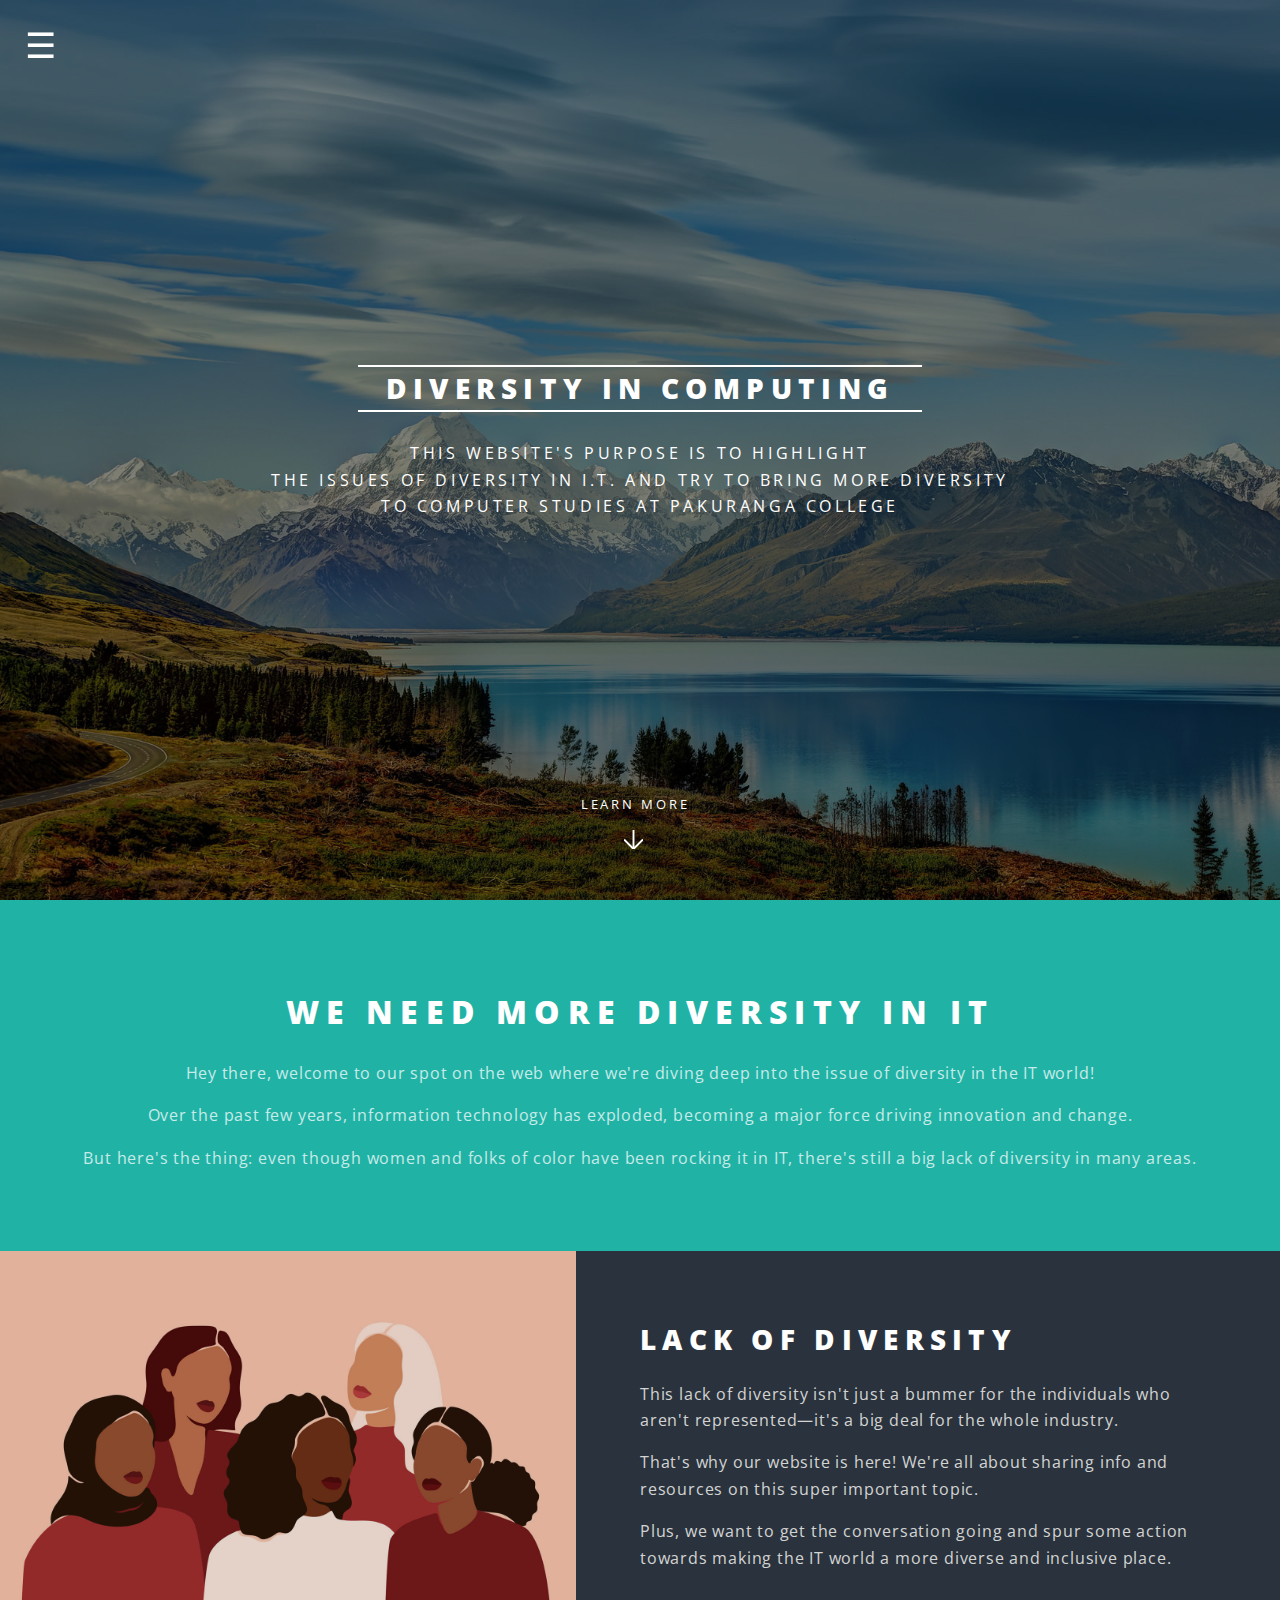
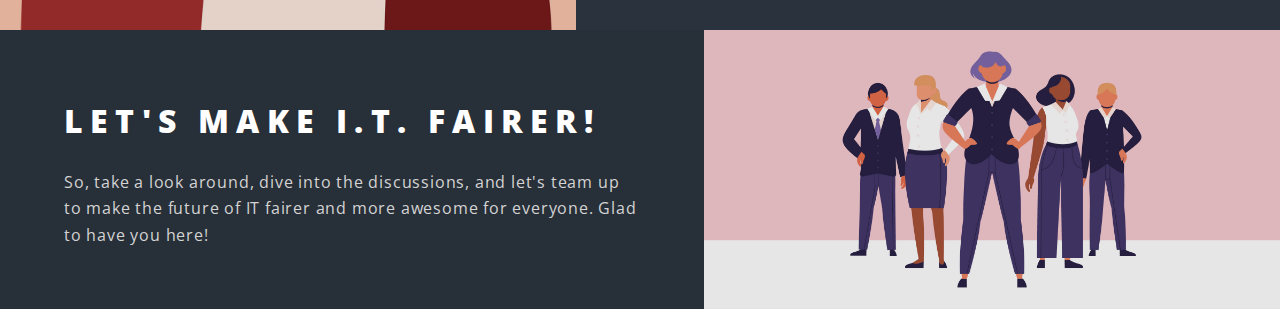
<file: 12COM Website V.2/index.html>
<!DOCTYPE HTML>
<html lang="en">
<head>
    <title>Diversity</title>
    <meta charset="utf-8">
    <meta name="viewport" content="width=device-width, initial-scale=1">
    <link href="https://cdn.jsdelivr.net/npm/bootstrap@5.3.3/dist/css/bootstrap.min.css" rel="stylesheet" integrity="sha384-QWTKZyjpPEjISv5WaRU9OFeRpok6YctnYmDr5pNlyT2bRjXh0JMhjY6hW+ALEwIH" crossorigin="anonymous">
    <link rel="stylesheet" href="css/main.css">
    <link rel="stylesheet" href="css/nav.css">
    <script src="js/nav.js"></script>
    <script src="https://cdn.jsdelivr.net/npm/bootstrap@5.3.3/dist/js/bootstrap.bundle.min.js" integrity="sha384-YvpcrYf0tY3lHB60NNkmXc5s9fDVZLESaAA55NDzOxhy9GkcIdslK1eN7N6jIeHz" crossorigin="anonymous"></script>
</head>
<body class="landing">
    <!-- Nav List -->
    <div id="mySidenav" class="sidenav">
        <a href="javascript:void(0)" class="closebtn" onclick="closeNav()">&times;</a>
            <a href="#">&#8250;Home</a>
            <a href="advantages.html">Advantages</a>
            <a href="inclusivity.html">AI Inclusivity</a>
            <a href="careers.html">Careers in IT</a>
            <a href="kaitiakitanga.html">Kaitiakitanga</a>
            <a href="education.html">Women Education</a>
            <a href="industry.html">Women Industry</a>
            <a href="strategy.html">Women Strategy</a>
    </div>

    <!-- Nav Menu -->
    <span class="menu" onclick="openNav()">&#9776;</span>

    <!-- Page Wrapper -->
    <div id="page-wrapper">

    <!-- Banner -->
    <section id="banner">
        <div class="inner">
            <h2>Diversity In Computing</h2>
            <p>This website's purpose is to highlight<br>
                the issues of diversity in I.T. and try to bring more diversity<br>
                to Computer Studies at Pakuranga College</p>
        </div>
        <a href="#one" class="more">Learn More</a>
    </section>

    <!-- One -->
    <section id="one" class="wrapper style1 special">
        <div class="inner">
            <header class="major">
                <h2>We Need More Diversity in IT</h2>
                <p>Hey there, welcome to our spot on the web where we're diving deep into the issue of diversity in the IT world!</p>
                <p>Over the past few years, information technology has exploded, becoming a major force driving innovation and change.</p>
                <p>But here's the thing: even though women and folks of color have been rocking it in IT, there's still a big lack of diversity in many areas.</p>
            </header>
        </div>
    </section>

    <!-- Two -->
    <div id="two" class="wrapper alt style2">
        <section class="spotlight">
            <div class="image"><img src="images/pic01.jpg" alt=""> </div><div class="content">
                <h3>Lack of Diversity</h3>
                <p>This lack of diversity isn't just a bummer for the individuals who aren't represented—it's a big deal for the whole industry.</p>
                <p>That's why our website is here! We're all about sharing info and resources on this super important topic.</p>
                <p>Plus, we want to get the conversation going and spur some action towards making the IT world a more diverse and inclusive place.</p>
            </div>
        </section>
        <section class="spotlight">
            <div class="image"><img src="images/pic02.jpg" alt=""> </div><div class="content">
                <h2>Let's make I.T. fairer!</h2>
                <p>So, take a look around, dive into the discussions,
                    and let's team up to make the future of IT fairer and more awesome for everyone. Glad to have you here!
                </p>
            </div>
        </section>
    </div>
</div>

    <script>
    document.addEventListener('DOMContentLoaded', applyNavState);
    </script>
</body>
</html>
</file>
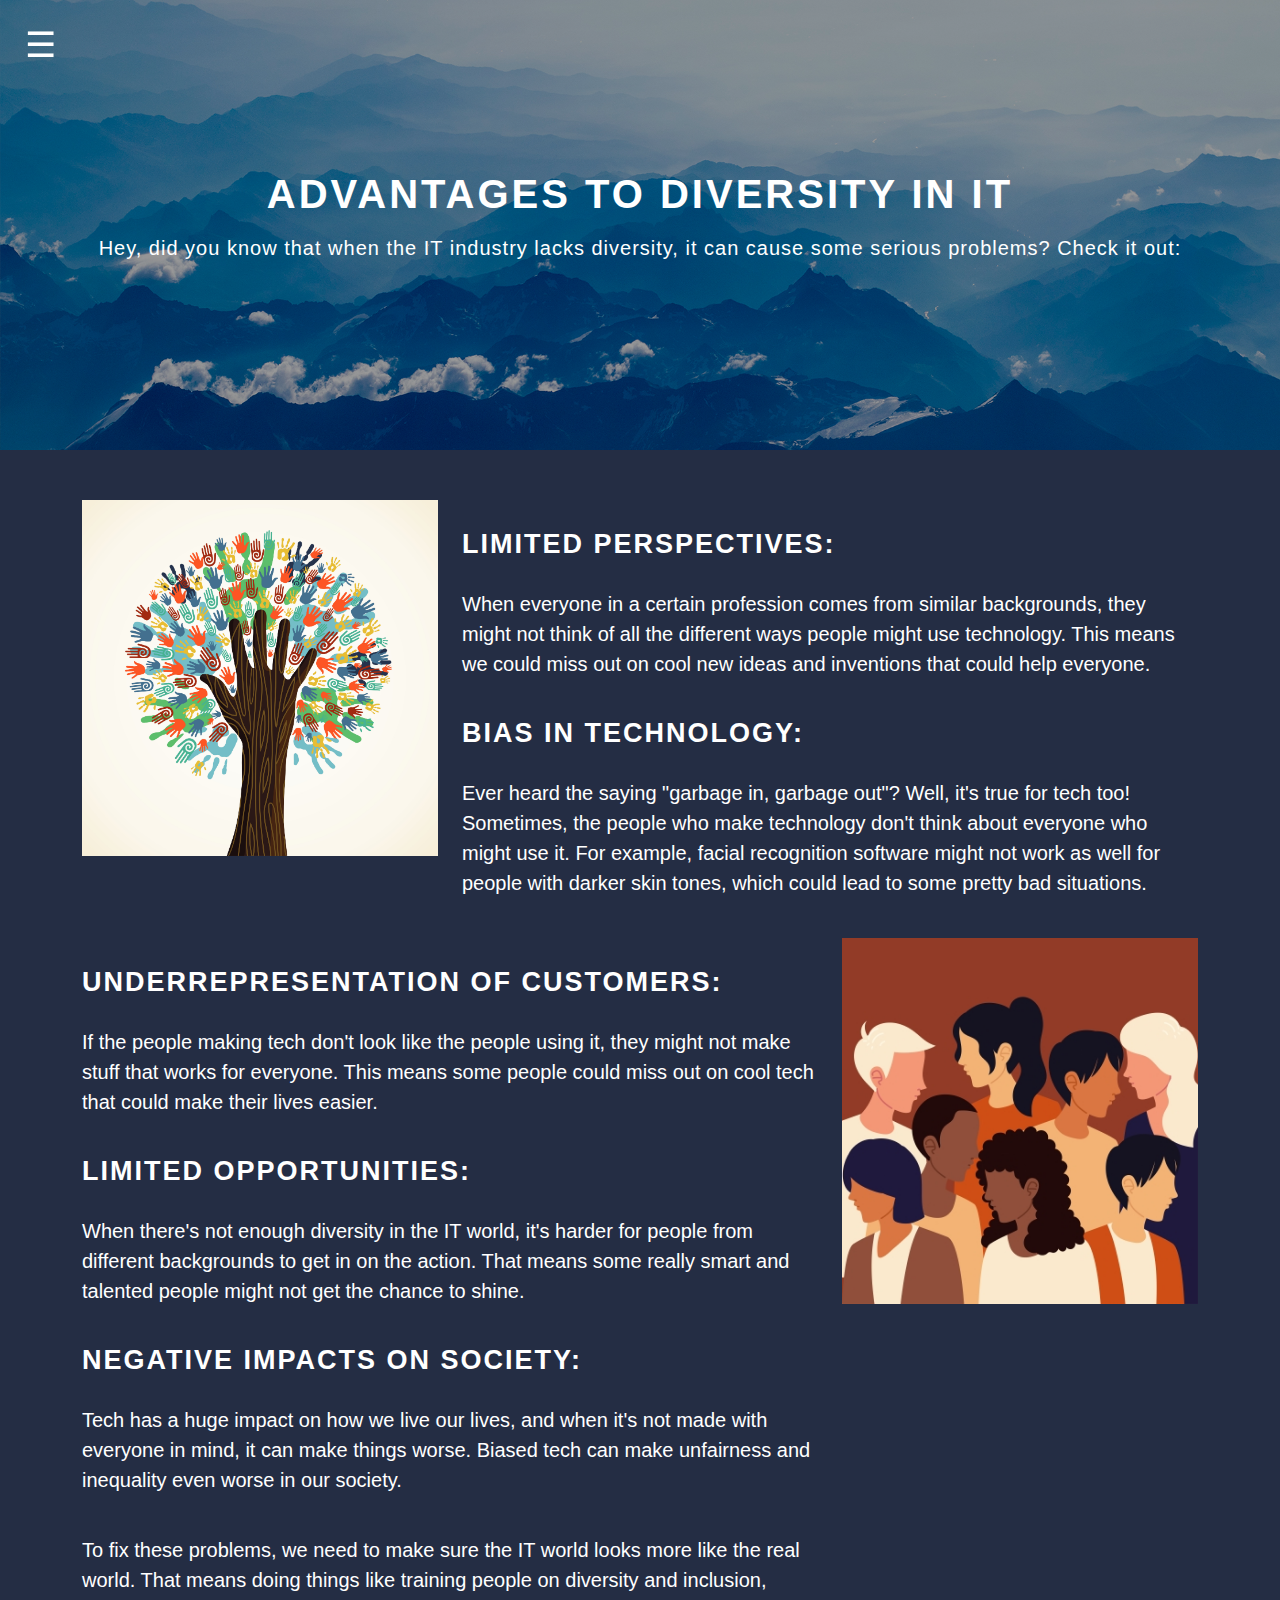
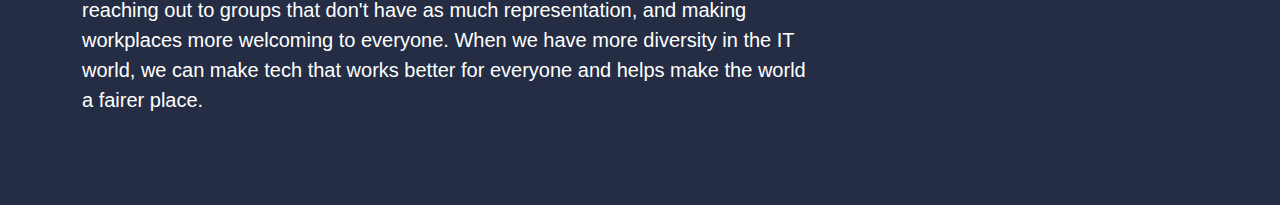
<file: 12COM Website V.2/advantages.html>
<!DOCTYPE html>
<html lang="en">
<head>
    <title>Diversity Advantages</title>
    <meta charset="utf-8">
    <meta name="viewport" content="width=device-width, initial-scale=1">
    <link href="https://cdn.jsdelivr.net/npm/bootstrap@5.3.3/dist/css/bootstrap.min.css" rel="stylesheet" integrity="sha384-QWTKZyjpPEjISv5WaRU9OFeRpok6YctnYmDr5pNlyT2bRjXh0JMhjY6hW+ALEwIH" crossorigin="anonymous">
    <link rel="stylesheet" href="css/advantages.css">
    <link rel="stylesheet" href="css/nav.css">
    <script src="js/nav.js"></script>
    <script src="https://cdn.jsdelivr.net/npm/bootstrap@5.3.3/dist/js/bootstrap.bundle.min.js" integrity="sha384-YvpcrYf0tY3lHB60NNkmXc5s9fDVZLESaAA55NDzOxhy9GkcIdslK1eN7N6jIeHz" crossorigin="anonymous"></script>
</head>
<body>
       <!-- Nav List -->
       <div id="mySidenav" class="sidenav">
        <a href="javascript:void(0)" class="closebtn" onclick="closeNav()">&times;</a>
            <a href="index.html">Home</a>
            <a href="#">&#8250;Advantages</a>
            <a href="inclusivity.html">AI Inclusivity</a>
            <a href="careers.html">Careers in IT</a>
            <a href="kaitiakitanga.html">Kaitiakitanga</a>
            <a href="education.html">Women Education</a>
            <a href="industry.html">Women Industry</a>
            <a href="strategy.html">Women Strategy</a>
    </div>

    <!-- Nav Menu -->
    <span class="menu" onclick="openNav()">&#9776;</span>

    <!-- Page Wrapper -->
    <div id="page-wrapper">

        <div class="banner">
            <h1>Advantages to Diversity in IT</h1>
            <p>Hey, did you know that when the IT industry lacks diversity, it can cause some serious problems? Check it out:</p>
        </div>
        <div class="body-content">
                <section class="image-text">
                    <div class="container">
                        <div class="row">
                            <!-- 1st Image -->
                            <div class="col-md-4">
                                <img src="images/diversity.jpg" class="img-responsive img-text img-1" alt="Responsive image">
                            </div>
                            <div class="col-md-8">
                                <div class="image-text-text larger-text">
                                    <h2 class="div">Limited Perspectives:</h2>
                                    <p class="paragraphs">
                                        When everyone in a certain profession comes from similar backgrounds, they might not think of all the different ways people might use technology. This means we could miss out on cool new ideas and inventions that could help everyone.
                                    </p>
                                    <h2 class="div">Bias in Technology:</h2>
                                    <p class="paragraphs">
                                        Ever heard the saying "garbage in, garbage out"? Well, it's true for tech too! Sometimes, the people who make technology don't think about everyone who might use it. For example, facial recognition software might not work as well for people with darker skin tones, which could lead to some pretty bad situations.
                                    </p>
                                </div>
                            </div>
                        </div>
                        <div class="row">
                            <div class="col-md-8">
                                <div class="image-text-text larger-text">
                                    <h2 class="div">Underrepresentation of Customers:</h2>
                                    <p class="paragraphs">
                                        If the people making tech don't look like the people using it, they might not make stuff that works for everyone. This means some people could miss out on cool tech that could make their lives easier.
                                    </p>
                                    <h2 class="div">Limited Opportunities:</h2>
                                    <p class="paragraphs">
                                        When there's not enough diversity in the IT world, it's harder for people from different backgrounds to get in on the action. That means some really smart and talented people might not get the chance to shine.
                                    </p>
                                    <h2 class="div">Negative Impacts on Society:</h2>
                                    <p class="paragraphs">
                                        Tech has a huge impact on how we live our lives, and when it's not made with everyone in mind, it can make things worse. Biased tech can make unfairness and inequality even worse in our society.
                                    </p>
                                    <p class="paragraphs">
                                        To fix these problems, we need to make sure the IT world looks more like the real world. That means doing things like training people on diversity and inclusion, reaching out to groups that don't have as much representation, and making workplaces more welcoming to everyone. When we have more diversity in the IT world, we can make tech that works better for everyone and helps make the world a fairer place.
                                    </p>
                                </div>
                            </div>
                            <!-- 2nd Image -->
                            <div class="col-md-4 order-md-2">
                                <img src="images/workplace_diversity.jpg" class="img-responsive img-text img-2" alt="Responsive image">
                            </div>
                        </div>
                    </div>
                </section>
            </div>
        </div>
<script>
    document.addEventListener('DOMContentLoaded', applyNavState);
</script>
</body>
</html>
</file>
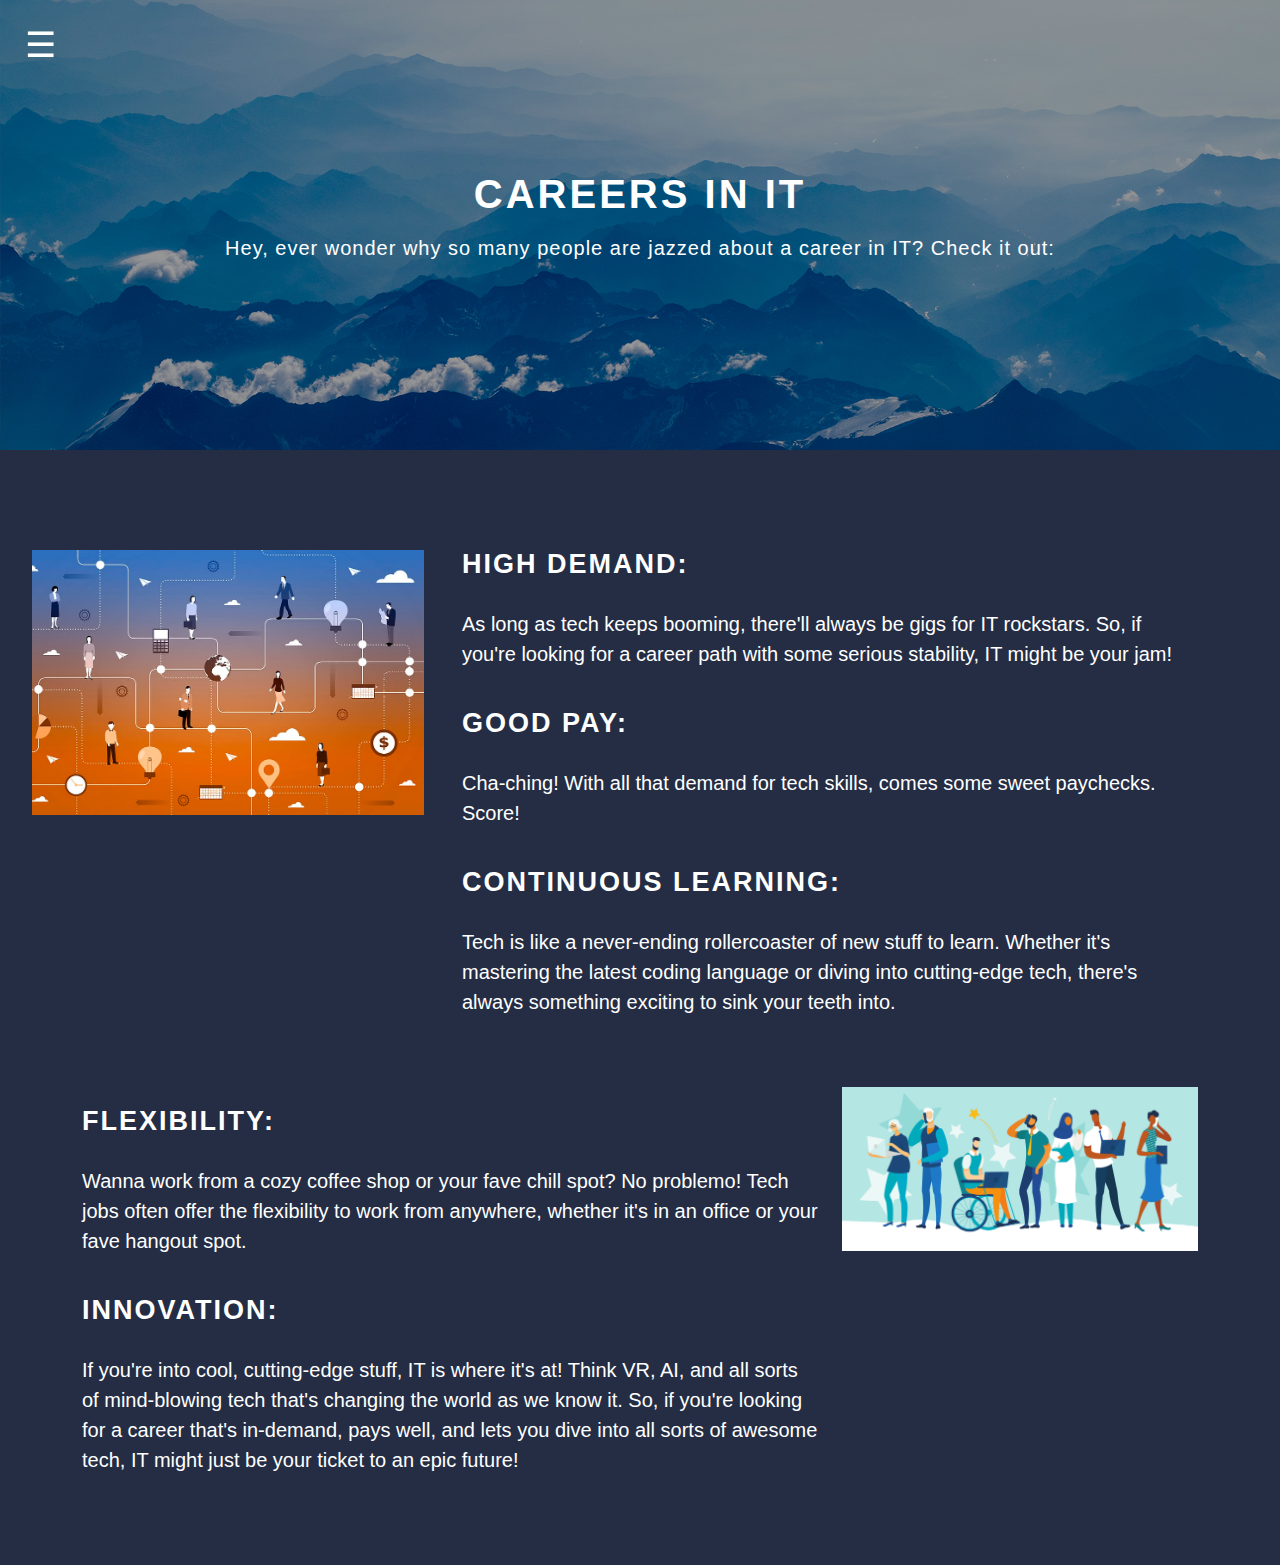
<file: 12COM Website V.2/careers.html>
<!DOCTYPE html>
<html lang="en">
<head>
    <title>Careers in IT</title>
    <meta charset="utf-8">
    <meta name="viewport" content="width=device-width, initial-scale=1">
    <link href="https://cdn.jsdelivr.net/npm/bootstrap@5.3.3/dist/css/bootstrap.min.css" rel="stylesheet" integrity="sha384-QWTKZyjpPEjISv5WaRU9OFeRpok6YctnYmDr5pNlyT2bRjXh0JMhjY6hW+ALEwIH" crossorigin="anonymous">
    <link rel="stylesheet" href="css/careers.css">
    <link rel="stylesheet" href="css/nav.css">
    <script src="js/nav.js"></script>
    <script src="https://cdn.jsdelivr.net/npm/bootstrap@5.3.3/dist/js/bootstrap.bundle.min.js" integrity="sha384-YvpcrYf0tY3lHB60NNkmXc5s9fDVZLESaAA55NDzOxhy9GkcIdslK1eN7N6jIeHz" crossorigin="anonymous"></script>
</head>
<body>
       <!-- Nav List -->
       <div id="mySidenav" class="sidenav">
        <a href="javascript:void(0)" class="closebtn" onclick="closeNav()">&times;</a>
            <a href="index.html">Home</a>
            <a href="advantages.html">Advantages</a>
            <a href="inclusivity.html">AI Inclusivity</a>
            <a href="#">&#8250;Careers in IT</a>
            <a href="kaitiakitanga.html">Kaitiakitanga</a>
            <a href="education.html">Women Education</a>
            <a href="industry.html">Women Industry</a>
            <a href="strategy.html">Women Strategy</a>
    </div>

    <!-- Nav Menu -->
    <span class="menu" onclick="openNav()">&#9776;</span>

    <!-- Page Wrapper -->
    <div id="page-wrapper">

        <div class="banner">
            <h1>Careers in IT</h1>
             <p class="bannertext">Hey, ever wonder why so many people are jazzed about a career in IT? Check it out:</p>
        </div>
        <div class="body-content">
                <section class="image-text">
                    <div class="container">
                        <div class="row">
                            <!-- 1st Image -->
                            <div class="col-md-4">
                                <img src="images/career.jpg" class="img-responsive img-text img-1" alt="Responsive image">
                            </div>
                            <div class="col-md-8">
                                <div class="image-text-text larger-text">
                                    <h2 class="div">High Demand: </h2>
                                    <p class="paragraphs">
                                        As long as tech keeps booming, there'll always be gigs for IT rockstars. So, if you're looking for a career path with some serious stability, IT might be your jam!
                                    </p>
                                    <h2 class="div">Good Pay:</h2>
                                    <p class="paragraphs">
                                        Cha-ching! With all that demand for tech skills, comes some sweet paychecks. Score!
                                    </p>
                                    <h2 class="div">Continuous Learning:</h2>
                                    <p class="paragraphs">
                                        Tech is like a never-ending rollercoaster of new stuff to learn. Whether it's mastering the latest coding language or diving into cutting-edge tech, there's always something exciting to sink your teeth into.
                                    </p>
                                </div>
                            </div>
                        </div>
                        <div class="row">
                            <div class="col-md-8">
                                <div class="image-text-text larger-text">
                                    <h2 class="div">Flexibility:</h2>
                                    <p class="paragraphs">
                                        Wanna work from a cozy coffee shop or your fave chill spot? No problemo! Tech jobs often offer the flexibility to work from anywhere, whether it's in an office or your fave hangout spot.
                                    </p>
                                    <h2 class="div">Innovation:</h2>
                                    <p class="paragraphs">
                                        If you're into cool, cutting-edge stuff, IT is where it's at! Think VR, AI, and all sorts of mind-blowing tech that's changing the world as we know it. So, if you're looking for a career that's in-demand, pays well, and lets you dive into all sorts of awesome tech, IT might just be your ticket to an epic future!
                                    </p>
                                </div>
                            </div>
                            <!-- 2nd Image -->
                            <div class="col-md-4 order-md-2">
                                <img src="images/innovation.png" class="img-responsive img-text img-2" alt="Responsive image">
                            </div>
                        </div>
                    </div>
                </section>
            </div>
        </div>
<script>
    document.addEventListener('DOMContentLoaded', applyNavState);
    </script>
</body>
</html>
</file>
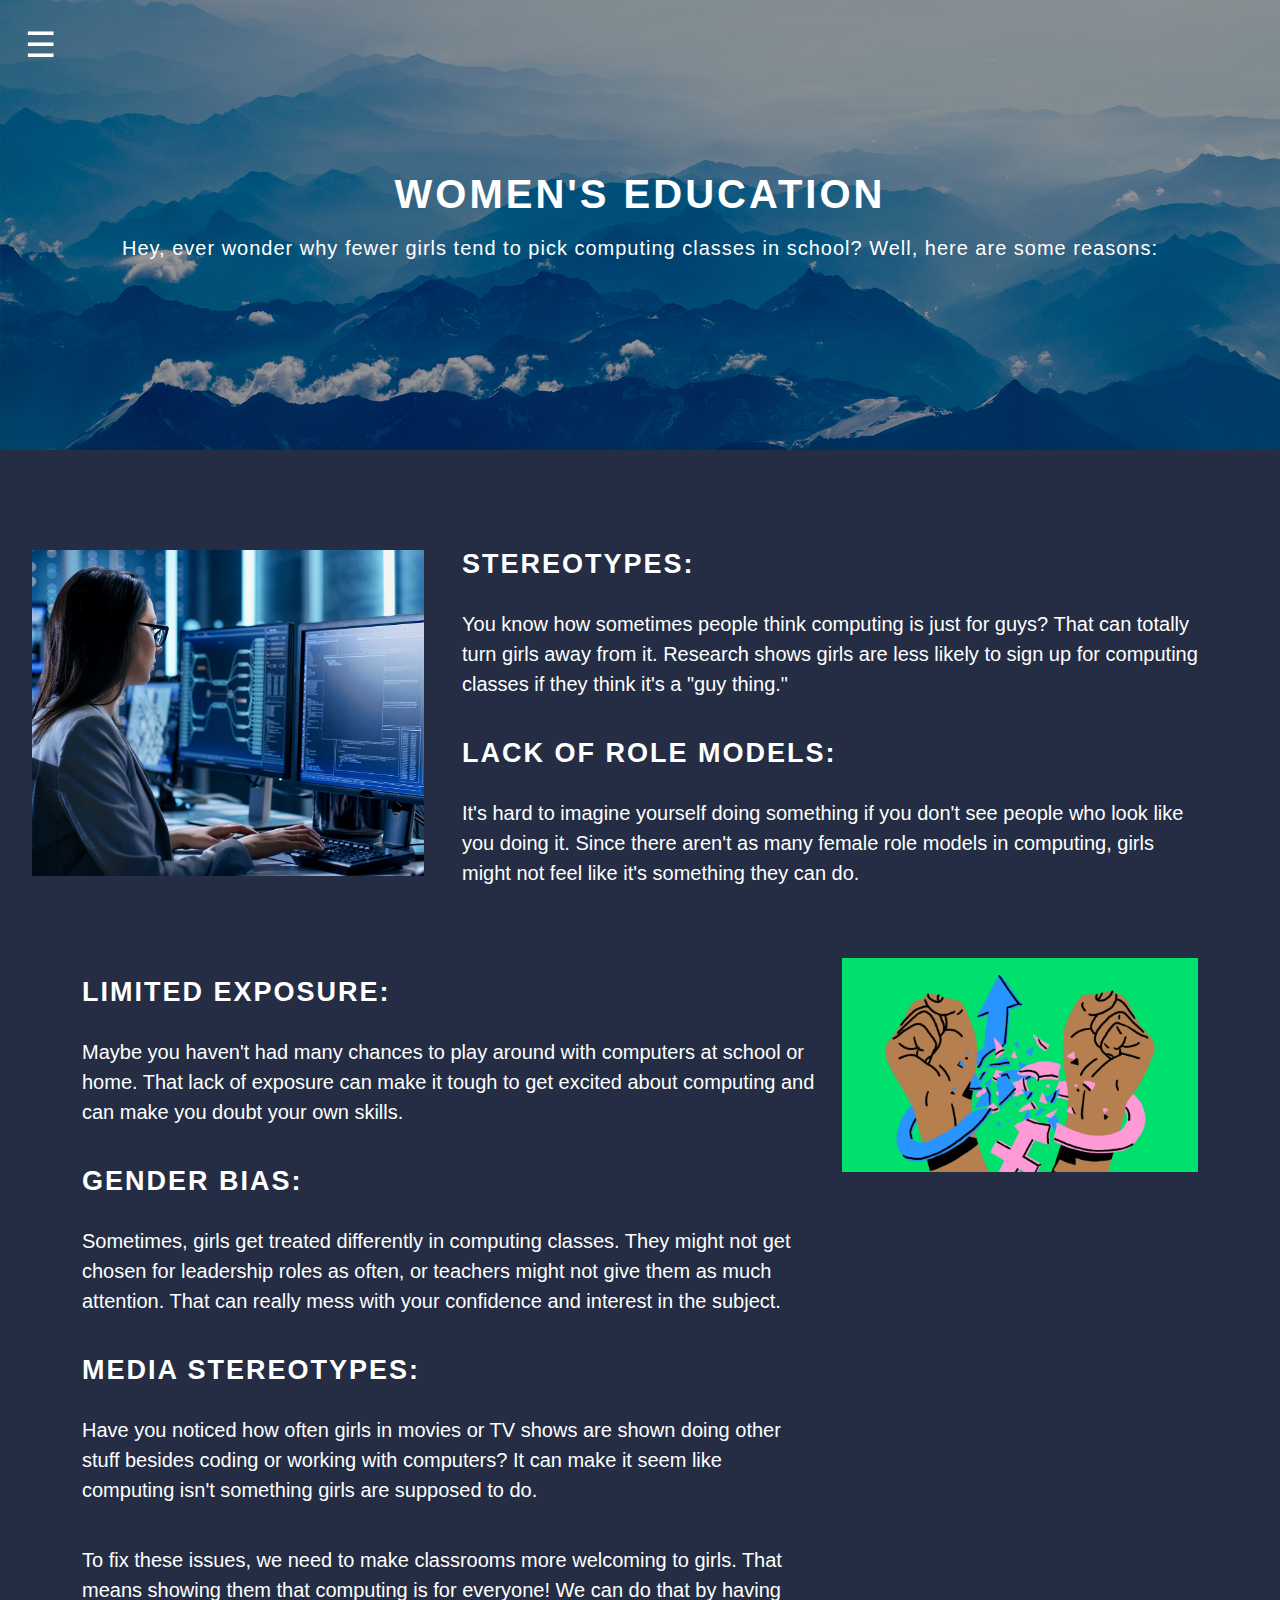
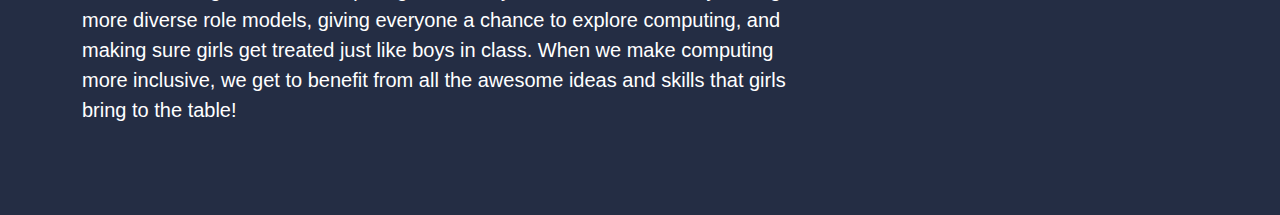
<file: 12COM Website V.2/education.html>
<!DOCTYPE html>
<html lang="en">
<head>
    <title>Women's Education</title>
    <meta charset="utf-8">
    <meta name="viewport" content="width=device-width, initial-scale=1">
    <link href="https://cdn.jsdelivr.net/npm/bootstrap@5.3.3/dist/css/bootstrap.min.css" rel="stylesheet" integrity="sha384-QWTKZyjpPEjISv5WaRU9OFeRpok6YctnYmDr5pNlyT2bRjXh0JMhjY6hW+ALEwIH" crossorigin="anonymous">
    <link rel="stylesheet" href="css/education.css">
    <link rel="stylesheet" href="css/nav.css">
    <script src="js/nav.js"></script>
    <script src="https://cdn.jsdelivr.net/npm/bootstrap@5.3.3/dist/js/bootstrap.bundle.min.js" integrity="sha384-YvpcrYf0tY3lHB60NNkmXc5s9fDVZLESaAA55NDzOxhy9GkcIdslK1eN7N6jIeHz" crossorigin="anonymous"></script>
</head>
<body>
    <!-- Nav List -->
    <div id="mySidenav" class="sidenav">
        <a href="javascript:void(0)" class="closebtn" onclick="closeNav()">&times;</a>
        <a href="index.html">Home</a>
        <a href="advantages.html">Advantages</a>
        <a href="inclusivity.html">AI Inclusivity</a>
        <a href="careers.html">Careers in IT</a>
        <a href="kaitiakitanga.html">Kaitiakitanga</a>
        <a href="#">&#8250;Women Education</a>
        <a href="industry.html">Women Industry</a>
        <a href="strategy.html">Women Strategy</a>
    </div>

    <!-- Nav Menu -->
    <span class="menu" onclick="openNav()">&#9776;</span>

    <!-- Page Wrapper -->
    <div id="page-wrapper">

        <div class="banner">
            <h1>Women's Education</h1>
            <p class="bannertext">Hey, ever wonder why fewer girls tend to pick computing classes in school? Well, here are some reasons:</p>
        </div>
        <div class="body-content">
            <section class="image-text">
                <div class="container">
                    <div class="row">
                        <!-- 1st Image -->
                        <div class="col-md-4">
                            <img src="images/education.jpg" class="img-responsive img-text img-1" alt="Responsive image">
                        </div>
                        <div class="col-md-8">
                            <p class="image-text-text larger-text">
                                <h2 class="div">Stereotypes:</h2>
                                <p class="paragraphs">
                                    You know how sometimes people think computing is just for guys? That can totally turn girls away from it. Research shows girls are less likely to sign up for computing classes if they think it's a "guy thing."
                                </p>
                                <h2 class="div">Lack of Role Models:</h2>
                                <p class="paragraphs">
                                    It's hard to imagine yourself doing something if you don't see people who look like you doing it. Since there aren't as many female role models in computing, girls might not feel like it's something they can do.
                                </p>
                            </div>
                        </div>
                        <div class="row">
                            <div class="col-md-8">
                                <p class="image-text-text larger-text">
                                    <h2 class="div">Limited Exposure:</h2>
                                    <p class="paragraphs">
                                        Maybe you haven't had many chances to play around with computers at school or home. That lack of exposure can make it tough to get excited about computing and can make you doubt your own skills.
                                    </p>
                                    <h2 class="div">Gender Bias:</h2>
                                    <p class="paragraphs">
                                        Sometimes, girls get treated differently in computing classes. They might not get chosen for leadership roles as often, or teachers might not give them as much attention. That can really mess with your confidence and interest in the subject.
                                    </p>
                                    <h2 class="div">Media Stereotypes:</h2>
                                    <p class="paragraphs">
                                        Have you noticed how often girls in movies or TV shows are shown doing other stuff besides coding or working with computers? It can make it seem like computing isn't something girls are supposed to do.
                                    </p>
                                    <p class="paragraphs">To fix these issues, we need to make classrooms more welcoming to girls. That means showing them that computing is for everyone! We can do that by having more diverse role models, giving everyone a chance to explore computing, and making sure girls get treated just like boys in class. When we make computing more inclusive, we get to benefit from all the awesome ideas and skills that girls bring to the table!</p>
                                </div>
                                <!-- 2nd Image -->
                                <div class="col-md-4">
                                    <img src="images/stereotypes.jpg" class="img-responsive img-text img-2" alt="Responsive image">
                                </div>
                            </div>
                        </div>
                    </section>
                </div>
            </div>
            <script>
                document.addEventListener('DOMContentLoaded', applyNavState);
            </script>
        </body>
        </html>
</file>
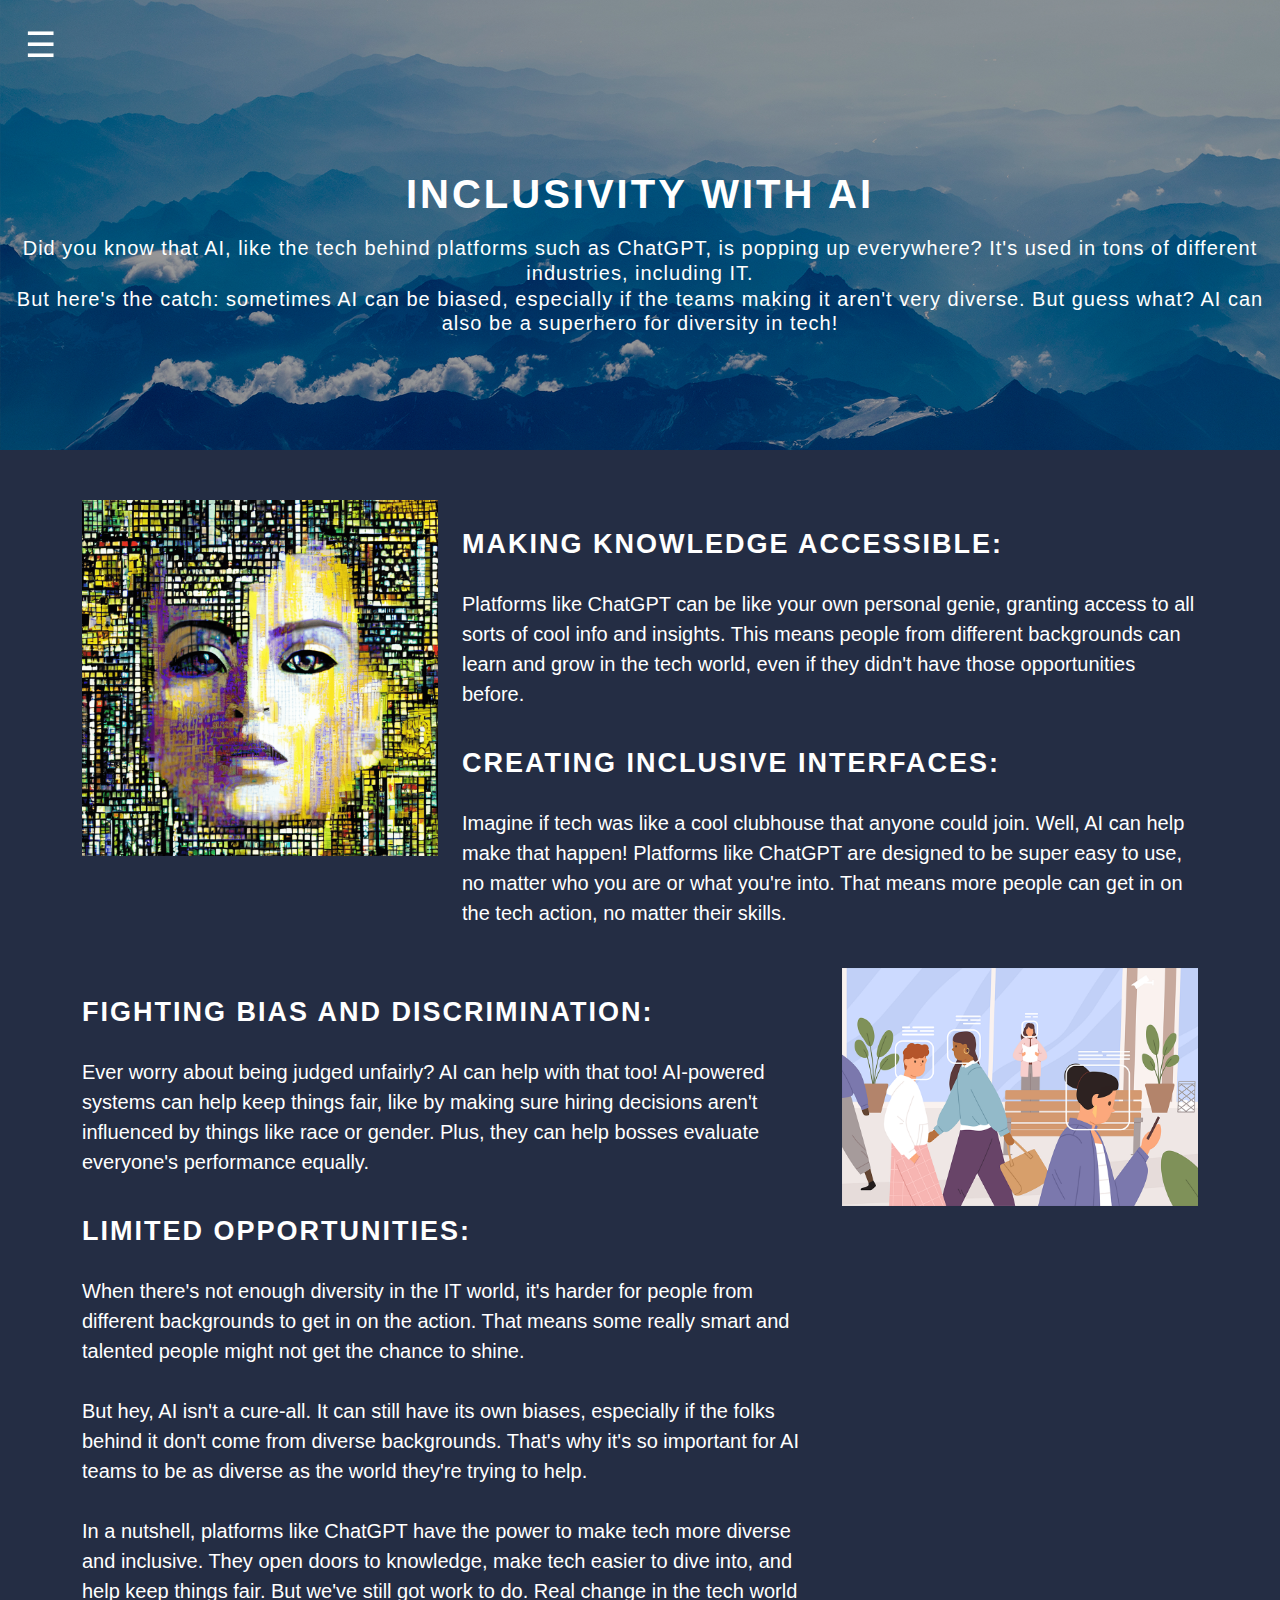
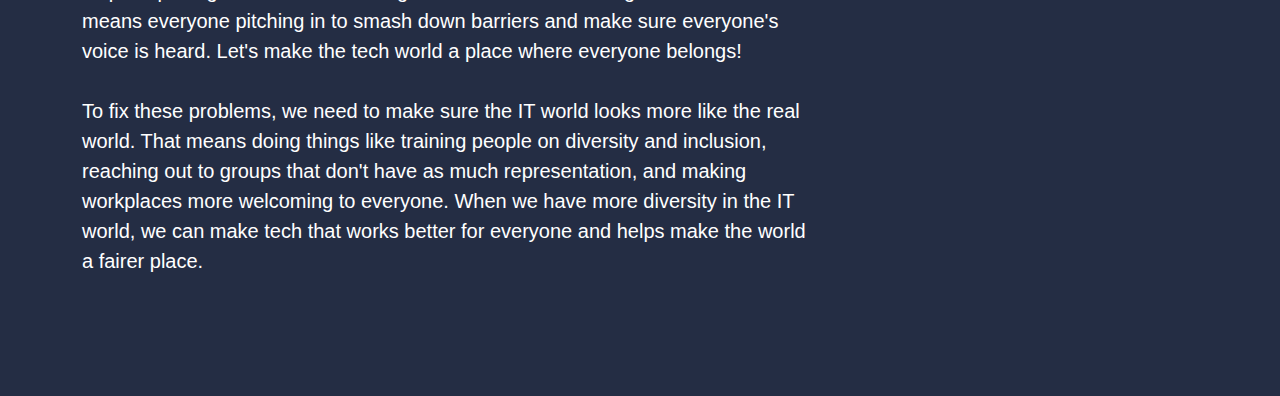
<file: 12COM Website V.2/inclusivity.html>
<!DOCTYPE html>
<html lang="en">
<head>
    <title>AI Inclusivity</title>
    <meta charset="utf-8">
    <meta name="viewport" content="width=device-width, initial-scale=1">
    <link href="https://cdn.jsdelivr.net/npm/bootstrap@5.3.3/dist/css/bootstrap.min.css" rel="stylesheet" integrity="sha384-QWTKZyjpPEjISv5WaRU9OFeRpok6YctnYmDr5pNlyT2bRjXh0JMhjY6hW+ALEwIH" crossorigin="anonymous">
    <link rel="stylesheet" href="css/inclusivity.css">
    <link rel="stylesheet" href="css/nav.css">
    <script src="js/nav.js"></script>
    <script src="https://cdn.jsdelivr.net/npm/bootstrap@5.3.3/dist/js/bootstrap.bundle.min.js" integrity="sha384-YvpcrYf0tY3lHB60NNkmXc5s9fDVZLESaAA55NDzOxhy9GkcIdslK1eN7N6jIeHz" crossorigin="anonymous"></script>
</head>
<body>
       <!-- Nav List -->
       <div id="mySidenav" class="sidenav">
        <a href="javascript:void(0)" class="closebtn" onclick="closeNav()">&times;</a>
            <a href="index.html">Home</a>
            <a href="advantages.html">Advantages</a>
            <a href="#">&#8250;AI Inclusivity</a>
            <a href="careers.html">Careers in IT</a>
            <a href="kaitiakitanga.html">Kaitiakitanga</a>
            <a href="education.html">Women Education</a>
            <a href="industry.html">Women Industry</a>
            <a href="strategy.html">Women Strategy</a>
    </div>

    <!-- Nav Menu -->
    <span class="menu" onclick="openNav()">&#9776;</span>

    <!-- Page Wrapper -->
    <div id="page-wrapper">

        <div class="banner">
            <h1>Inclusivity with AI</h1>
             <p class="bannertext">Did you know that AI, like the tech behind platforms such as ChatGPT, is popping up everywhere? It's used in tons of different industries, including IT.
                <p>But here's the catch: sometimes AI can be biased, especially if the teams making it aren't very diverse. But guess what? AI can also be a superhero for diversity in tech!</p>
        </div>
        <div class="body-content">
                <section class="image-text">
                    <div class="container">
                        <div class="row">
                            <!-- 1st Image -->
                            <div class="col-md-4">
                                <img src="images/AI.png" class="img-responsive img-text img-1" alt="Responsive image">
                            </div>
                            <div class="col-md-8">
                                <div class="image-text-text larger-text">
                                    <h2 class="div">Making Knowledge Accessible:</h2>
                                    <p class="paragraphs">
                                        Platforms like ChatGPT can be like your own personal genie, granting access to all sorts of cool info and insights. This means people from different backgrounds can learn and grow in the tech world, even if they didn't have those opportunities before.
                                    </p>
                                    <h2 class="div">Creating Inclusive Interfaces:</h2>
                                    <p class="paragraphs">
                                        Imagine if tech was like a cool clubhouse that anyone could join. Well, AI can help make that happen! Platforms like ChatGPT are designed to be super easy to use, no matter who you are or what you're into. That means more people can get in on the tech action, no matter their skills.
                                    </p>
                                </div>
                            </div>
                        </div>
                        <div class="row">
                            <div class="col-md-8">
                                <div class="image-text-text larger-text">
                                    <h2 class="div">Fighting Bias and Discrimination:</h2>
                                    <p class="paragraphs">
                                        Ever worry about being judged unfairly? AI can help with that too! AI-powered systems can help keep things fair, like by making sure hiring decisions aren't influenced by things like race or gender. Plus, they can help bosses evaluate everyone's performance equally.
                                    </p>
                                    <h2 class="div">Limited Opportunities:</h2>
                                    <p class="paragraphs">
                                    When there's not enough diversity in the IT world, it's harder for people from different backgrounds to get in on the action. That means some really smart and talented people might not get the chance to shine.<br></br>
                                    But hey, AI isn't a cure-all. It can still have its own biases, especially if the folks behind it don't come from diverse backgrounds. That's why it's so important for AI teams to be as diverse as the world they're trying to help.<br></br>
                                    In a nutshell, platforms like ChatGPT have the power to make tech more diverse and inclusive. They open doors to knowledge, make tech easier to dive into, and help keep things fair. But we've still got work to do. Real change in the tech world means everyone pitching in to smash down barriers and make sure everyone's voice is heard. Let's make the tech world a place where everyone belongs!<br></br>
                                    To fix these problems, we need to make sure the IT world looks more like the real world. That means doing things like training people on diversity and inclusion, reaching out to groups that don't have as much representation, and making workplaces more welcoming to everyone. When we have more diversity in the IT world, we can make tech that works better for everyone and helps make the world a fairer place.<br></br>
                                    </p>
                                </div>
                            </div>
                            <!-- 2nd Image -->
                            <div class="col-md-4 order-md-2">
                                <img src="images/AI_Bias.png" class="img-responsive img-text img-2" alt="Responsive image">
                            </div>
                        </div>
                    </div>
                </section>
            </div>
        </div>
<script>
    document.addEventListener('DOMContentLoaded', applyNavState);
    </script>
</body>
</html>
</file>
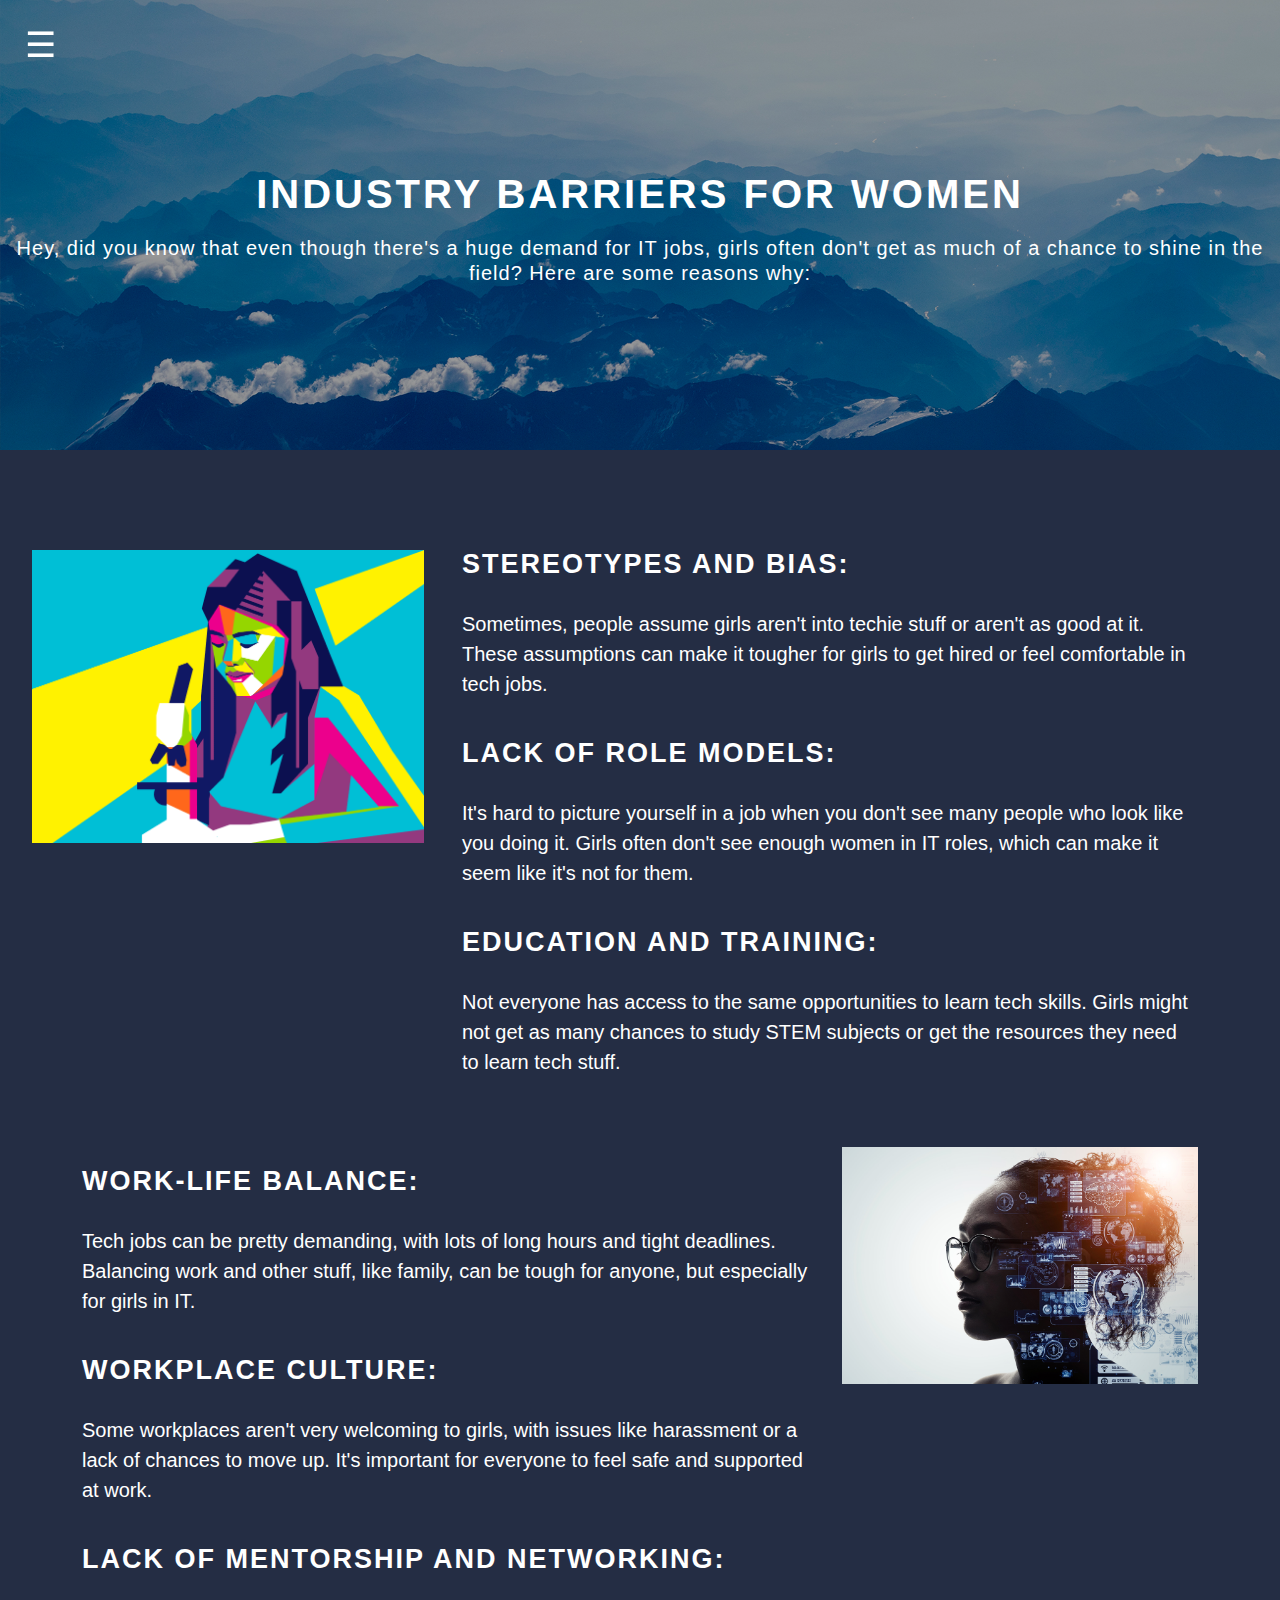
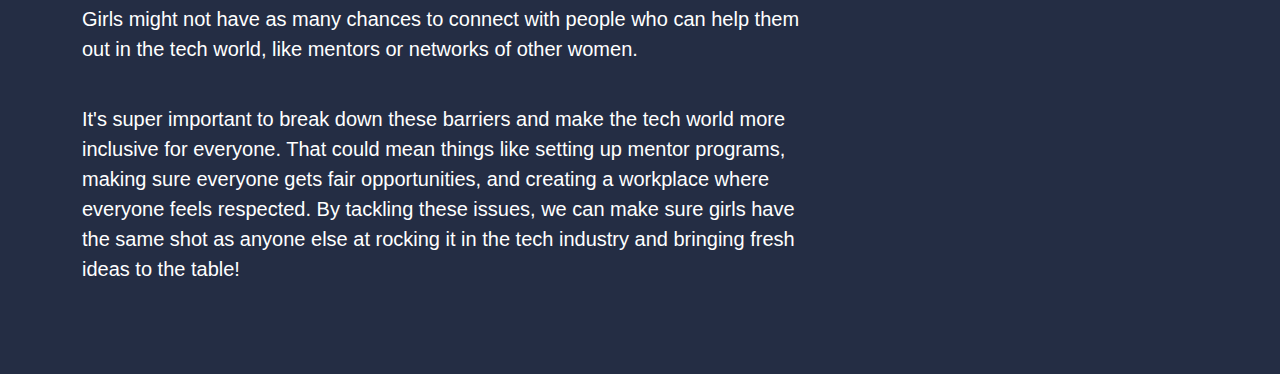
<file: 12COM Website V.2/industry.html>
<!DOCTYPE html>
<html lang="en">
<head>
    <title>Women Industry Barriers</title>
    <meta charset="utf-8">
    <meta name="viewport" content="width=device-width, initial-scale=1">
    <link href="https://cdn.jsdelivr.net/npm/bootstrap@5.3.3/dist/css/bootstrap.min.css" rel="stylesheet" integrity="sha384-QWTKZyjpPEjISv5WaRU9OFeRpok6YctnYmDr5pNlyT2bRjXh0JMhjY6hW+ALEwIH" crossorigin="anonymous">
    <link rel="stylesheet" href="css/industry.css">
    <link rel="stylesheet" href="css/nav.css">
    <script src="js/nav.js"></script>
    <script src="https://cdn.jsdelivr.net/npm/bootstrap@5.3.3/dist/js/bootstrap.bundle.min.js" integrity="sha384-YvpcrYf0tY3lHB60NNkmXc5s9fDVZLESaAA55NDzOxhy9GkcIdslK1eN7N6jIeHz" crossorigin="anonymous"></script>
</head>
<body>
       <!-- Nav List -->
       <div id="mySidenav" class="sidenav">
        <a href="javascript:void(0)" class="closebtn" onclick="closeNav()">&times;</a>
            <a href="index.html">Home</a>
            <a href="advantages.html">Advantages</a>
            <a href="inclusivity.html">AI Inclusivity</a>
            <a href="careers.html">Careers in IT</a>
            <a href="kaitiakitanga.html">Kaitiakitanga</a>
            <a href="education.html">Women Education</a>
            <a href="#">&#8250;Women Industry</a>
            <a href="strategy.html">Women Strategy</a>
    </div>

    <!-- Nav Menu -->
    <span class="menu" onclick="openNav()">&#9776;</span>

    <!-- Page Wrapper -->
    <div id="page-wrapper">

        <div class="banner">
            <h1>Industry Barriers for Women</h1>
             <p class="bannertext">Hey, did you know that even though there's a huge demand for IT jobs, girls often don't get as much of a chance to shine in the field? Here are some reasons why:
            </p>
        </div>
        <div class="body-content">
                <section class="image-text">
                    <div class="container">
                        <div class="row">
                            <!-- 1st Image -->
                            <div class="col-md-4">
                                <img src="images/women_tech.png" class="img-responsive img-text img-1" alt="Responsive image">
                            </div>
                            <div class="col-md-8">
                                <div class="image-text-text larger-text">
                                    <h2 class="div">Stereotypes and Bias:</h2>
                                    <p class="paragraphs">
                                        Sometimes, people assume girls aren't into techie stuff or aren't as good at it. These assumptions can make it tougher for girls to get hired or feel comfortable in tech jobs.
                                    </p>
                                    <h2 class="div">Lack of Role Models:</h2>
                                    <p class="paragraphs">
                                        It's hard to picture yourself in a job when you don't see many people who look like you doing it. Girls often don't see enough women in IT roles, which can make it seem like it's not for them.
                                    </p>
                                    <h2 class="div">Education and Training:</h2>
                                    <p class="paragraphs">
                                        Not everyone has access to the same opportunities to learn tech skills. Girls might not get as many chances to study STEM subjects or get the resources they need to learn tech stuff.
                                    </p>
                                </div>
                            </div>
                        </div>
                        <div class="row">
                            <div class="col-md-8">
                                <div class="image-text-text larger-text">
                                    <h2 class="div">Work-Life Balance:</h2>
                                    <p class="paragraphs">
                                        Tech jobs can be pretty demanding, with lots of long hours and tight deadlines. Balancing work and other stuff, like family, can be tough for anyone, but especially for girls in IT.
                                    </p>
                                    <h2 class="div">Workplace Culture:</h2>
                                    <p class="paragraphs">
                                        Some workplaces aren't very welcoming to girls, with issues like harassment or a lack of chances to move up. It's important for everyone to feel safe and supported at work.
                                    </p>
                                    <h2 class="div">Lack of Mentorship and Networking:</h2>
                                    <p class="paragraphs">
                                        Girls might not have as many chances to connect with people who can help them out in the tech world, like mentors or networks of other women.
                                    </p>
                                    <p class="paragraphs">It's super important to break down these barriers and make the tech world more inclusive for everyone. That could mean things like setting up mentor programs, making sure everyone gets fair opportunities, and creating a workplace where everyone feels respected. By tackling these issues, we can make sure girls have the same shot as anyone else at rocking it in the tech industry and bringing fresh ideas to the table!
                                    </p>
                                </div>
                            </div>
                            <!-- 2nd Image -->
                            <div class="col-md-4">
                                <img src="images/barriers.jpg" class="img-responsive img-text img-2" alt="Responsive image">
                            </div>
                        </div>
                    </div>
                </section>
            </div>
        </div>
<script>
    document.addEventListener('DOMContentLoaded', applyNavState);
    </script>
</body>
</html>
</file>
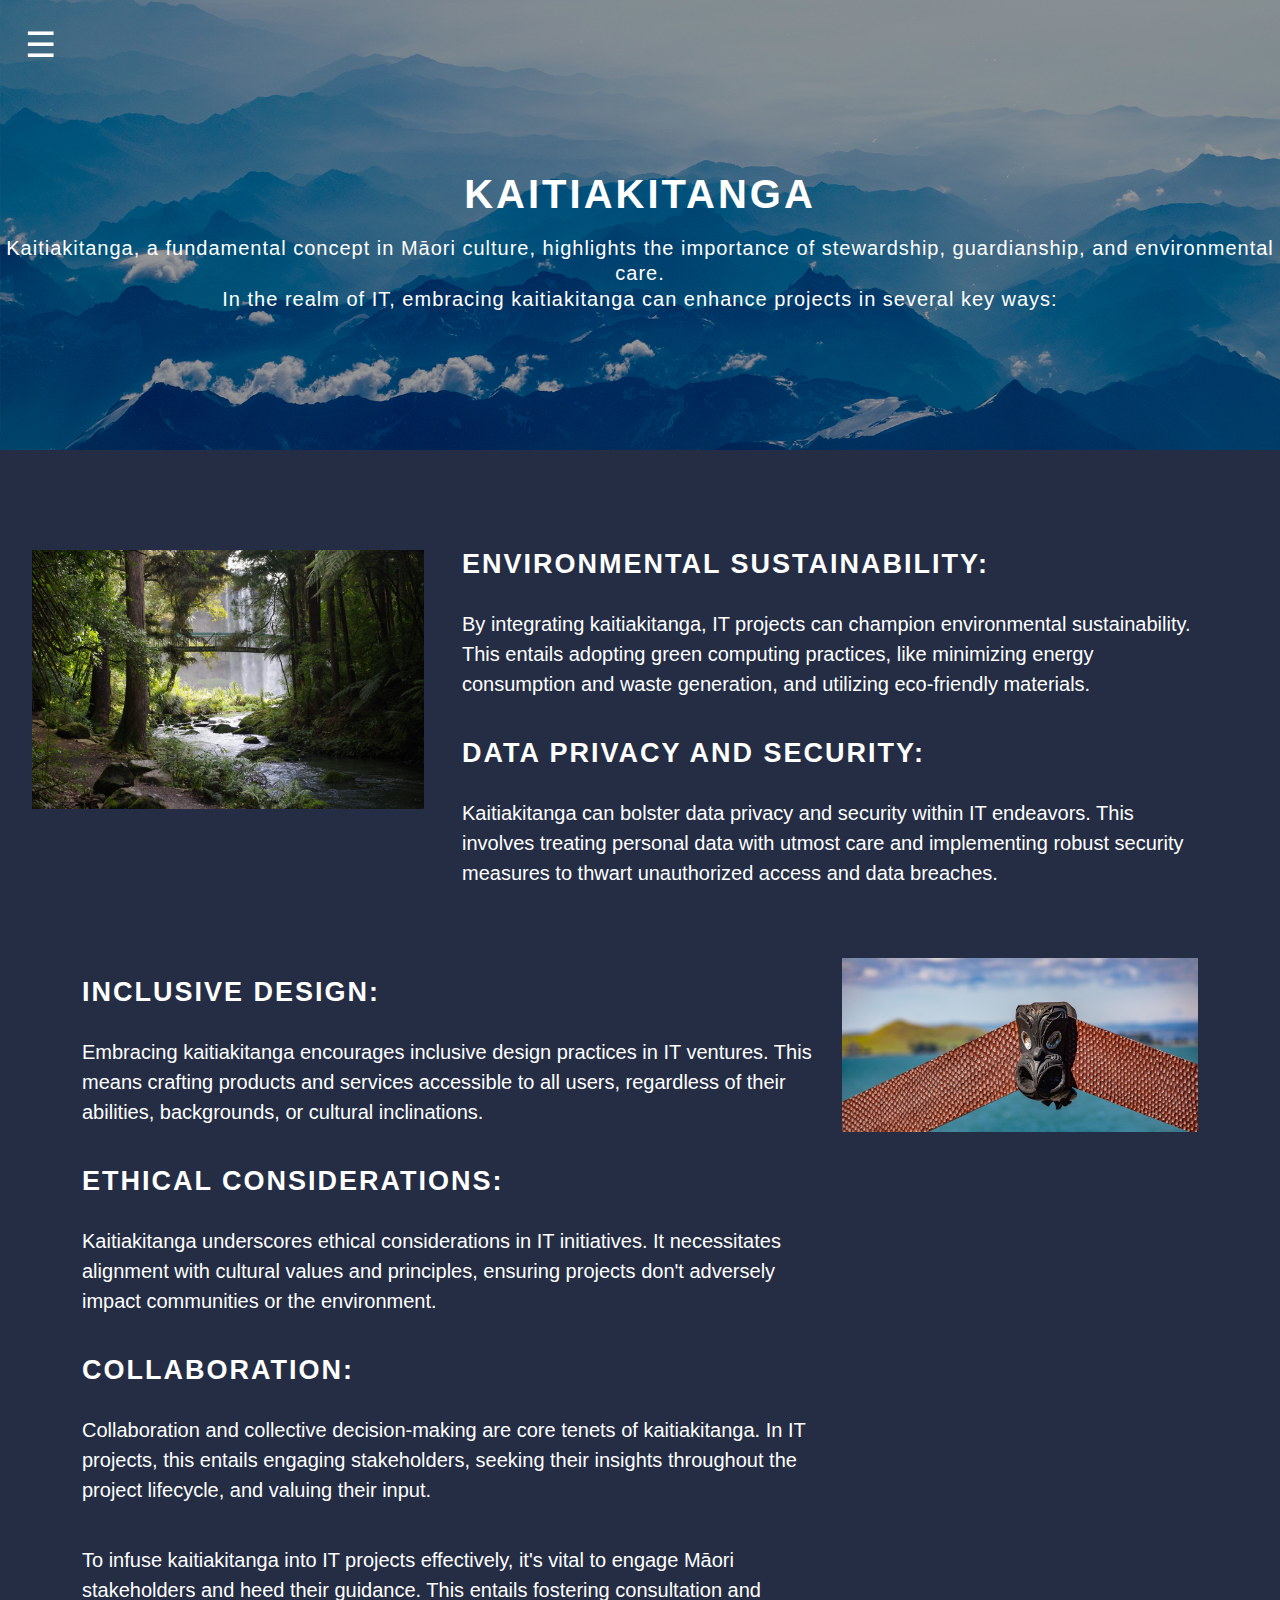
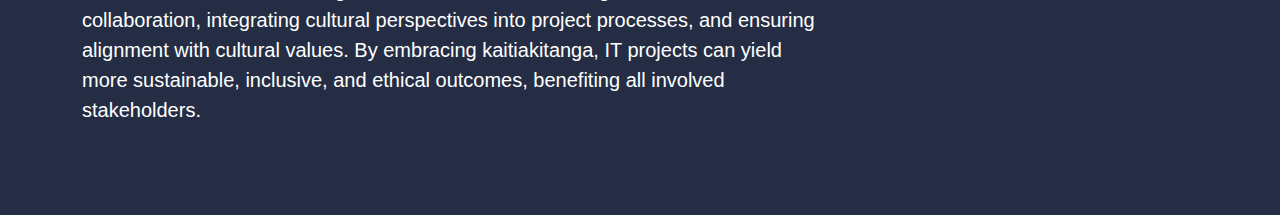
<file: 12COM Website V.2/kaitiakitanga.html>
<!DOCTYPE html>
<html lang="en">
<head>
    <title>Kaitiakitanga</title>
    <meta charset="utf-8">
    <meta name="viewport" content="width=device-width, initial-scale=1">
    <link href="https://cdn.jsdelivr.net/npm/bootstrap@5.3.3/dist/css/bootstrap.min.css" rel="stylesheet" integrity="sha384-QWTKZyjpPEjISv5WaRU9OFeRpok6YctnYmDr5pNlyT2bRjXh0JMhjY6hW+ALEwIH" crossorigin="anonymous">
    <link rel="stylesheet" href="css/kaitiakitanga.css">
    <link rel="stylesheet" href="css/nav.css">
    <script src="js/nav.js"></script>
    <script src="https://cdn.jsdelivr.net/npm/bootstrap@5.3.3/dist/js/bootstrap.bundle.min.js" integrity="sha384-YvpcrYf0tY3lHB60NNkmXc5s9fDVZLESaAA55NDzOxhy9GkcIdslK1eN7N6jIeHz" crossorigin="anonymous"></script>
</head>
<body>
    <!-- Nav List -->
    <div id="mySidenav" class="sidenav">
        <a href="javascript:void(0)" class="closebtn" onclick="closeNav()">&times;</a>
        <a href="index.html">Home</a>
        <a href="advantages.html">Advantages</a>
        <a href="inclusivity.html">AI Inclusivity</a>
        <a href="careers.html">Careers in IT</a>
        <a href="#">&#8250;Kaitiakitanga</a>
        <a href="education.html">Women Education</a>
        <a href="industry.html">Women Industry</a>
        <a href="strategy.html">Women Strategy</a>
    </div>

    <!-- Nav Menu -->
    <span class="menu" onclick="openNav()">&#9776;</span>

    <!-- Page Wrapper -->
    <div id="page-wrapper">

        <div class="banner">
            <h1>Kaitiakitanga</h1>
            <p class="bannertext">Kaitiakitanga, a fundamental concept in Māori culture, highlights the importance of stewardship, guardianship, and environmental care.</p>
            <p>In the realm of IT, embracing kaitiakitanga can enhance projects in several key ways:</p>
        </div>
        <div class="body-content">
            <section class="image-text">
                <div class="container">
                    <div class="row">
                        <!-- 1st Image -->
                        <div class="col-md-4">
                            <img src="images/guardianship.jpeg" class="img-responsive img-text img-1" alt="Responsive image">
                        </div>
                        <div class="col-md-8">
                            <p class="image-text-text larger-text">
                                <h2 class="div">Environmental Sustainability:</h2>
                                <p class="paragraphs">
                                    By integrating kaitiakitanga, IT projects can champion environmental sustainability. This entails adopting green computing practices, like minimizing energy consumption and waste generation, and utilizing eco-friendly materials.
                                </p>
                                <h2 class="div">Data Privacy and Security:</h2>
                                <p class="paragraphs">
                                    Kaitiakitanga can bolster data privacy and security within IT endeavors. This involves treating personal data with utmost care and implementing robust security measures to thwart unauthorized access and data breaches.
                                </p>
                            </div>
                        </div>
                        <div class="row">
                            <div class="col-md-8">
                                <p class="image-text-text larger-text">
                                    <h2 class="div">Inclusive Design:</h2>
                                    <p class="paragraphs">
                                        Embracing kaitiakitanga encourages inclusive design practices in IT ventures. This means crafting products and services accessible to all users, regardless of their abilities, backgrounds, or cultural inclinations.
                                    </p>
                                    <h2 class="div">Ethical Considerations:</h2>
                                    <p class="paragraphs">
                                        Kaitiakitanga underscores ethical considerations in IT initiatives. It necessitates alignment with cultural values and principles, ensuring projects don't adversely impact communities or the environment.
                                    </p>
                                    <h2 class="div">Collaboration:</h2>
                                    <p class="paragraphs">
                                        Collaboration and collective decision-making are core tenets of kaitiakitanga. In IT projects, this entails engaging stakeholders, seeking their insights throughout the project lifecycle, and valuing their input.
                                    </p>
                                    <p class="paragraphs">To infuse kaitiakitanga into IT projects effectively, it's vital to engage Māori stakeholders and heed their guidance. This entails fostering consultation and collaboration, integrating cultural perspectives into project processes, and ensuring alignment with cultural values. By embracing kaitiakitanga, IT projects can yield more sustainable, inclusive, and ethical outcomes, benefiting all involved stakeholders.</p>
                                </div>
                                <!-- 2nd Image -->
                                <div class="col-md-4">
                                    <img src="images/Kaitiakitanga.jpg" class="img-responsive img-text img-2" alt="Responsive image">
                                </div>
                            </div>
                        </div>
                    </section>
                </div>
            </div>
    
    <script>
        document.addEventListener('DOMContentLoaded', applyNavState);
    </script>
    
    </body>
    </html>
</file>
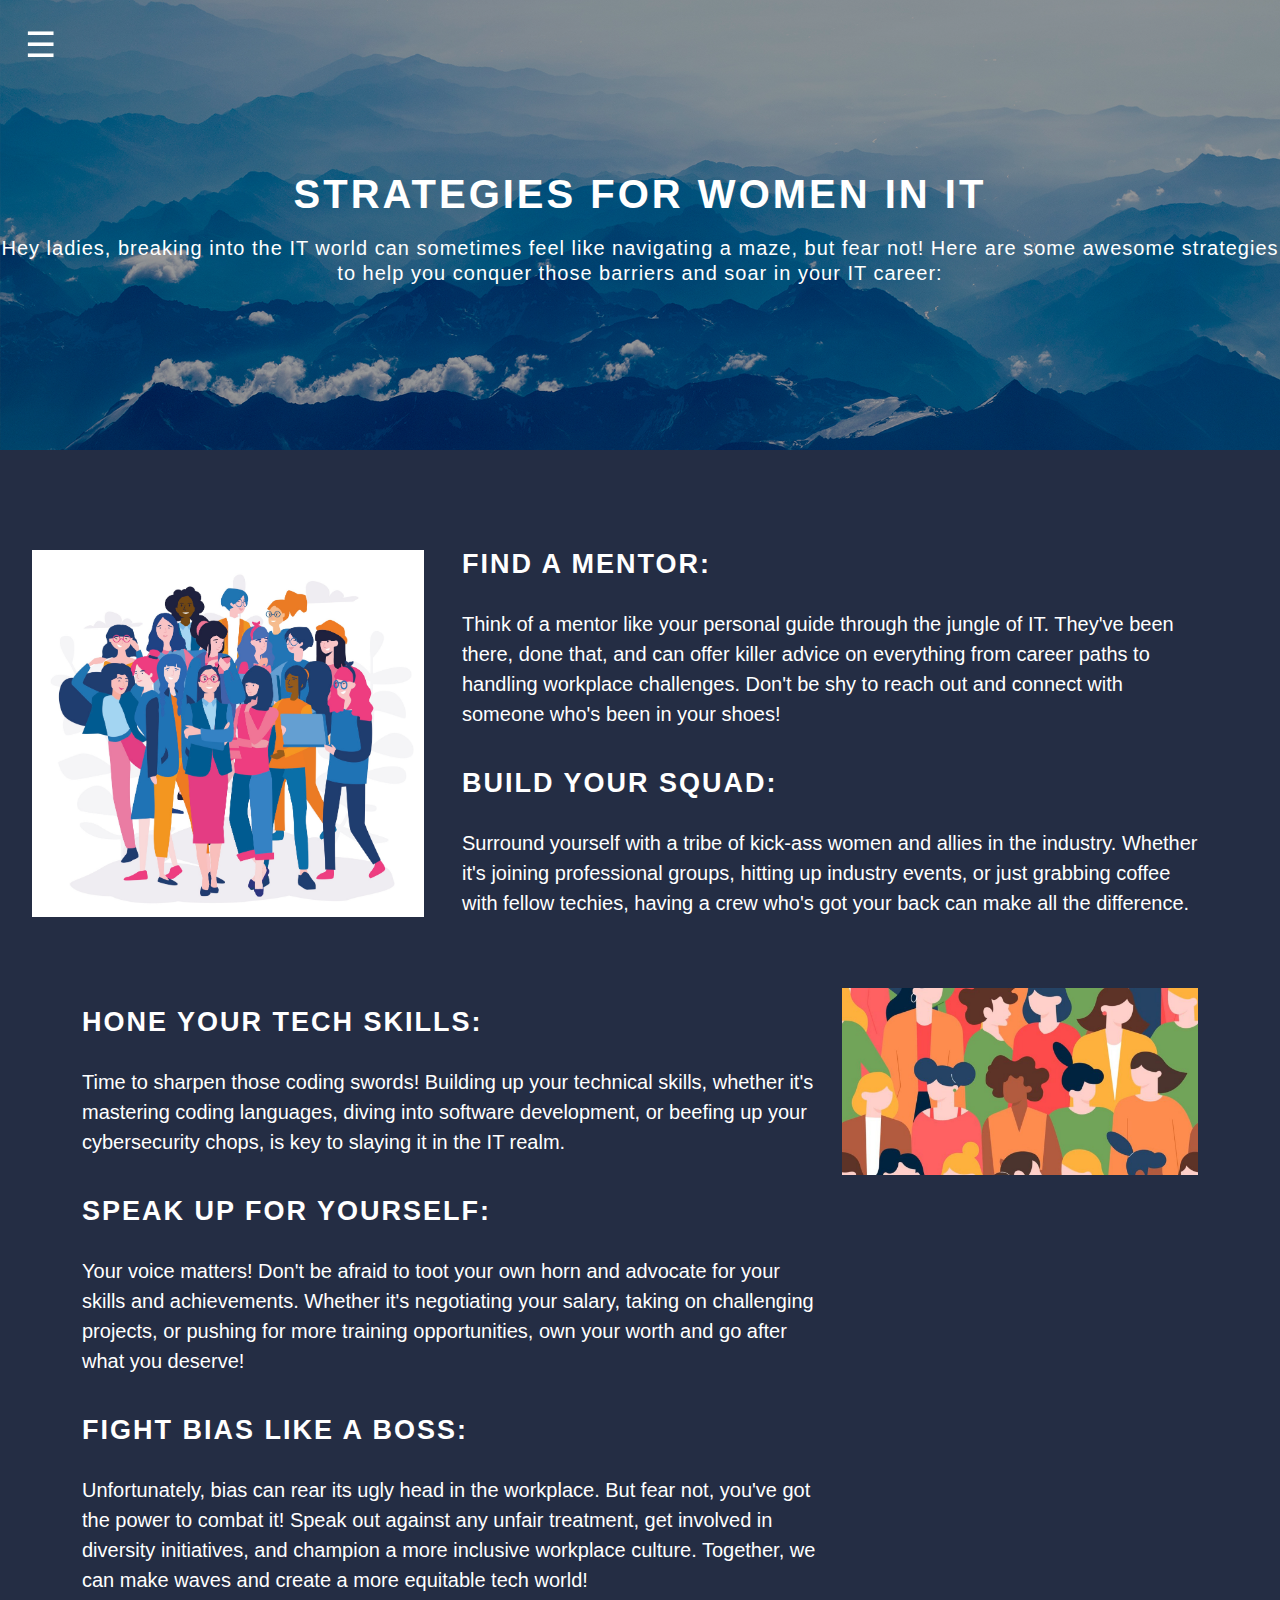
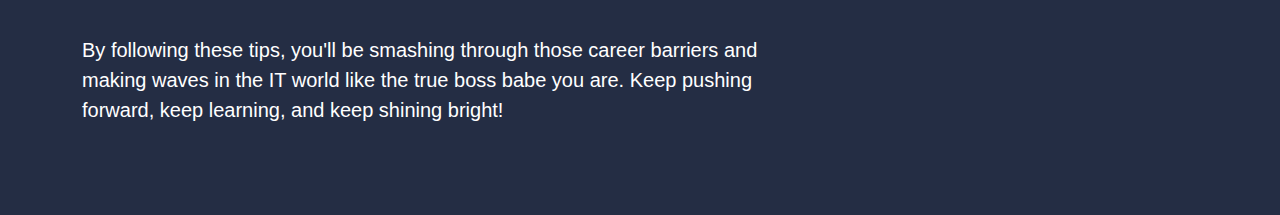
<file: 12COM Website V.2/strategy.html>
<!DOCTYPE html>
<html lang="en">
<head>
    <title>Strategies</title>
    <meta charset="utf-8">
    <meta name="viewport" content="width=device-width, initial-scale=1">
    <link href="https://cdn.jsdelivr.net/npm/bootstrap@5.3.3/dist/css/bootstrap.min.css" rel="stylesheet" integrity="sha384-QWTKZyjpPEjISv5WaRU9OFeRpok6YctnYmDr5pNlyT2bRjXh0JMhjY6hW+ALEwIH" crossorigin="anonymous">
    <link rel="stylesheet" href="css/strategy.css">
    <link rel="stylesheet" href="css/nav.css">
    <script src="js/nav.js"></script>
    <script src="https://cdn.jsdelivr.net/npm/bootstrap@5.3.3/dist/js/bootstrap.bundle.min.js" integrity="sha384-YvpcrYf0tY3lHB60NNkmXc5s9fDVZLESaAA55NDzOxhy9GkcIdslK1eN7N6jIeHz" crossorigin="anonymous"></script>
</head>
<body>
       <!-- Nav List -->
       <div id="mySidenav" class="sidenav">
        <a href="javascript:void(0)" class="closebtn" onclick="closeNav()">&times;</a>
            <a href="index.html">Home</a>
            <a href="advantages.html">Advantages</a>
            <a href="inclusivity.html">AI Inclusivity</a>
            <a href="careers.html">Careers in IT</a>
            <a href="kaitiakitanga.html">Kaitiakitanga</a>
            <a href="education.html">Women Education</a>
            <a href="industry.html">Women Industry</a>
            <a href="#">&#8250;Women Strategy</a>
    </div>

    <!-- Nav Menu -->
    <span class="menu" onclick="openNav()">&#9776;</span>

    <!-- Page Wrapper -->
    <div id="page-wrapper">

        <div class="banner">
            <h1>Strategies for Women in IT</h1>
             <p class="bannertext">Hey ladies, breaking into the IT world can sometimes feel like navigating a maze, but fear not! Here are some awesome strategies to help you conquer those barriers and soar in your IT career:
            </p>
        </div>
        <div class="body-content">
                <section class="image-text">
                    <div class="container">
                        <div class="row">
                            <!-- 1st Image -->
                            <div class="col-md-4">
                                <img src="images/squad.jpg" class="img-responsive img-text img-1" alt="Responsive image">
                            </div>
                            <div class="col-md-8">
                                <p class="image-text-text larger-text">
                                    <h2 class="div">Find a Mentor:</h2>
                                    <p class="paragraphs">
                                        Think of a mentor like your personal guide through the jungle of IT. They've been there, done that, and can offer killer advice on everything from career paths to handling workplace challenges. Don't be shy to reach out and connect with someone who's been in your shoes!
                                    </p>
                                    <h2 class="div">Build Your Squad:</h2>
                                    <p class="paragraphs">
                                        Surround yourself with a tribe of kick-ass women and allies in the industry. Whether it's joining professional groups, hitting up industry events, or just grabbing coffee with fellow techies, having a crew who's got your back can make all the difference.
                                </p>
                            </div>
                        </div>
                        <div class="row">
                            <div class="col-md-8">
                                <p class="image-text-text larger-text">
                                    <h2 class="div">Hone Your Tech Skills:</h2>
                                    <p class="paragraphs">
                                        Time to sharpen those coding swords! Building up your technical skills, whether it's mastering coding languages, diving into software development, or beefing up your cybersecurity chops, is key to slaying it in the IT realm.
                                    </p>
                                    <h2 class="div">Speak Up for Yourself:</h2>
                                    <p class="paragraphs">
                                        Your voice matters! Don't be afraid to toot your own horn and advocate for your skills and achievements. Whether it's negotiating your salary, taking on challenging projects, or pushing for more training opportunities, own your worth and go after what you deserve!
                                    </p>
                                    <h2 class="div">Fight Bias Like a Boss:</h2>
                                    <p class="paragraphs">
                                        Unfortunately, bias can rear its ugly head in the workplace. But fear not, you've got the power to combat it! Speak out against any unfair treatment, get involved in diversity initiatives, and champion a more inclusive workplace culture. Together, we can make waves and create a more equitable tech world!
                                    </p>
                                    <p class="paragraphs">By following these tips, you'll be smashing through those career barriers and making waves in the IT world like the true boss babe you are. Keep pushing forward, keep learning, and keep shining bright!
                                </p>
                            </div>
                            <!-- 2nd Image -->
                            <div class="col-md-4">
                                <img src="images/strategy.jpg" class="img-responsive img-text img-2" alt="Responsive image">
                            </div>
                        </div>
                    </div>
                </section>
            </div>
        </div>
<script>
    document.addEventListener('DOMContentLoaded', applyNavState);
</script>

</body>
</html>
</file>
<file: 12COM Website V.2/css/main.css>
@import url("https://fonts.googleapis.com/css?family=Open+Sans:400,400italic,600,600italic,800,800italic");

html,
body,
div {
	margin: 0;
	padding: 0;
	border: 0;
	font-size: 100%;
	font: inherit;
	vertical-align: baseline;
	overflow-x: hidden;
}

/* Basic */

body,
input,
select,
textarea {
	color: #fff;
	font-family: "Open Sans", Helvetica, sans-serif;
	font-size: 15pt;
	font-weight: 400;
	letter-spacing: 0.075em;
	line-height: 1.65em;
}

@media screen and (max-width: 1680px) {
	body,
	input,
	select,
	textarea {
		font-size: 13pt;
	}
}

@media screen and (max-width: 1280px) {
	body,
	input,
	select,
	textarea {
		font-size: 12pt;
		letter-spacing: 0.05em; 
	}
}

h1,
h2,
h3,
h4,
h5,
h6 {
	color: #fff;
	font-weight: 800;
	letter-spacing: 0.225em;
	line-height: 1em;
	margin: 0 0 1em 0;
	text-transform: uppercase;
}

/* Spotlight */

.spotlight {
	align-items: center;
	display: flex;
}

.spotlight .image {
	order: 1;
	border-radius: 0;
	width: 40%;
	margin-bottom: 0;
}

.spotlight .image img {
	border-radius: 0;
	width: 100%;
}

.spotlight .content {
	padding: 2em 4em 0.1em 4em;
	order: 2;
	max-width: 48em;
	width: 60%;
}

.spotlight:nth-child(2n) {
	flex-direction: row-reverse;
}

.spotlight:nth-child(1) {
	background-color: rgba(0, 0, 0, 0.075);
}

.spotlight:nth-child(2) {
	background-color: rgba(0, 0, 0, 0.15);
}

.spotlight:nth-child(3) {
	background-color: rgba(0, 0, 0, 0.225);
}

@media screen and (max-width: 1280px) {
	.spotlight .image {
		width: 45%;
	}
	.spotlight .content {
		width: 55%;
	}
}

@media screen and (max-width: 980px) {
	.spotlight {
		display: block;
	}
	.spotlight br {
		display: none;
	}
	.spotlight .image {
		width: 100%;
	}
	.spotlight .content {
		padding: 4em 3em 2em 3em;
		max-width: none;
		text-align: center;
		width: 85%;
	}
}

/* Wrapper */

.wrapper {
	padding: 6em 0 4em 0;
}

.wrapper>.inner {
	width: 60em;
	margin: 0 auto;
}

.wrapper.alt.style2 .spotlight .image img {
	filter: grayscale(10%) brightness(90%);
}

@media screen and (max-width: 1280px) {
	.wrapper>.inner {
		width: 90%;
	}
}

.wrapper.alt {
	padding: 0;
}

.wrapper.style1 {
	background-color: #21b2a6;
	color: #c7ebe8;
	text-align: center;
}

.wrapper.style2 {
	background-color: #2e3842;
	color: lightgray;
}

/* Banner */

#banner {
	display: flex;
	flex-direction: column;
	justify-content: center;
	height: 100vh;
	min-height: 35em;
	overflow: hidden;
	position: relative;
	text-align: center;
	background-color: rgba(0, 0, 0, 0.5);
}

#banner h2 {
	display: inline-block;
	font-size: 1.75em;
	opacity: 1;
	padding: 0.35em 1em;
	position: relative;
}

#banner h2:before,
#banner h2:after {
	background: #fff;
	content: '';
	display: block;
	height: 2px;
	position: absolute;
	width: 100%;
}

#banner h2:before {
	top: 0;
	left: 0;
}

#banner h2:after {
	bottom: 0;
	right: 0;
}

#banner p {
	letter-spacing: 0.225em;
	text-transform: uppercase;
}

#banner .more {
	text-decoration: none;
	border: none;
	bottom: 0;
	color: inherit;
	font-size: 0.8em;
	height: 8.5em;
	left: 50%;
	letter-spacing: 0.225em;
	margin-left: -8.5em;
	opacity: 1;
	outline: 0;
	padding-left: 0.225em;
	position: absolute;
	text-align: center;
	text-transform: uppercase;
	width: 16em;
	z-index: 1;
}

#banner .more:after {
	background-image: url("images/arrow.svg");
	background-position: center;
	background-repeat: no-repeat;
	background-size: contain;
	bottom: 4em;
	content: '';
	display: block;
	height: 1.5em;
	left: 50%;
	margin: 0 0 0 -0.75em;
	position: absolute;
	width: 1.5em;
}

/* Landing */

body.landing #page-wrapper {
	background-image: url("images/clean.jpeg") ;
	background-attachment: fixed;
	background-position: center center;
	background-repeat: no-repeat;
	background-size: cover;
	padding-top: 0;
}
</file>
<file: 12COM Website V.2/css/nav.css>
/* Navbar style */
.sidenav {
    height: 100%;
    width: 0;
    position: fixed;
    z-index: 1;
    top: 0;
    left: 0;
    background-color: #181d22;
    overflow-x: hidden;
    transition: 0.5s;
    padding-top: 100px;
}

.sidenav a {
    padding: 8px 8px 8px 32px;
    text-decoration: none;
    font-size: 20px;
    color: #9c9696;
    display: block;
    transition: 0.3s;
    font-family: sans-serif;
    letter-spacing: 0.5px;
}

.sidenav a:hover {
    color: #f1f1f1;
}

.sidenav .closebtn {
    position: absolute;
    top: 0;
    right: 25px;
    font-size: 36px;
    margin-left: 50px;
}

@media screen and (max-height: 450px) {
    .sidenav {padding-top: 15px;}
    .sidenav a {font-size: 18px;}
}

/* Style for Navbar Menu */
.menu {
    position: fixed;
    left: 25px;
    top: 5%;
    transform: translateY(-50%);
    font-size: 35px;
    cursor: pointer;
    color: #ffffff;
    z-index: 9999;
}

.sidenav-open .menu {
    display: none;
}

#page-wrapper {
 transition: margin-left 0.5s;
}
</file>
<file: 12COM Website V.2/css/advantages.css>
body {
    background-color: #242d44;
    margin: 0;
    padding: 0;
    font-family: 'Roboto', sans-serif; 
    color: #ffffff; 
    display: flex;
    min-height: 100vh;
    flex-direction: column;
}
.banner {
    background-image: linear-gradient(rgba(0, 0, 0, 0.4), rgba(0, 0, 0, 0.4)), url("images/banner.jpg");
    text-align: center;
    padding: 20vh 0; 
    width: 100%;
    height: 50vh;
    background-position: center center;
    background-repeat: no-repeat;
    background-size: cover;
}

.banner h1 {
    color: #fff;
    font-weight: 800;
    letter-spacing: 3px;
    line-height: 29px;
    margin: 0 0 27px 0;
    text-transform: uppercase;
}

.banner p {
    color: #fff;
    font-family: "Open Sans", Helvetica, sans-serif;
    font-size: 20px;
    font-weight: 400;
    letter-spacing: 1px;
    line-height: 24.75px;
}
@media (min-width: 768px)  and (max-width: 1199px) {
    .banner h1 {
        font-size: 32px;
    }

    .banner p {
        font-size: 12px;
    }
}
@media (max-width: 767px) {
    .banner h1 {
        font-size: 14px;
    }

    .banner p {
        font-size: 12px;
    }
}
@media (max-width: 575px) {
    .banner h1 {
        font-size: 18px;
    }

    .banner p {
        font-size: 9px;
    }
}
.body-content {
    flex: 1;
    display: flex;
    flex-direction: column;
}

.image-text-text {
    margin-top: 30px;
}

.image-text {
    background-color: #242d44;
    padding-top: 50px;
    padding-bottom: 50px;
    text-align: left;
    font-size: 21px;
}

.paragraphs {
    margin-bottom: 40px;
}

.div {
    margin-top: 50px;
    color: #fff;
    font-weight: 700;
    letter-spacing: 2px;
    line-height: 29px;
    margin: 0 0 27px 0;
    text-transform: uppercase;
    font-size: 28px;
}
.div + .paragraphs {
    margin-top: 30px;
}

.img-1,
.img-2 {
    max-width: 100%;
    height: auto;
}

/* Large devices */
@media (min-width: 992px) {
    .img-1,
    .img-2 {
        margin-left: 0;
        width: 100%;
        float: none; 
    }
}

/* Medium devices */
@media (min-width: 768px) and (max-width: 1199px) {
    .img-1,
    .img_2 {
        margin-left: -15px;
        width: 100%;
        float: left; 
    }
}

/* Small devices */
@media (max-width: 767px) {
    .img-1,
    .img-2 {
        margin-left: -15px;
        width: 110%;
        float: left;
    }
}

/* Extra small devices */
@media (max-width: 575px) {
    .img-1,
    .img_2 {
        margin-left: -15px;
        width: 110%;
        float: left;
    }
}
.bannertext {
    margin-bottom: 1px;
}
/* Large devices */
@media (min-width: 992px) {
    .paragraphs {
        font-size: 20px;
    }

    .div {
        font-size: 27px;
    }
}
/* Medium devices */
@media (min-width: 768px)  and (max-width: 1199px) {
    .paragraphs {
        font-size: 12px;
    }

    .div {
        font-size: 20px;
    }
}
/* Small devices */
@media (max-width: 767px) {
    .paragraphs {
        font-size: 15px;
    }

    .div {
        font-size: 16px;
    }
}
/* Extra small devices */
@media (max-width: 575px) {
    .paragraphs {
        font-size: 12px;
    }

    .div {
        font-size: 13px;
    }
}
</file>
<file: 12COM Website V.2/css/careers.css>
body {
    background-color: #242d44;
    margin: 0;
    padding: 0;
    font-family: 'Roboto', sans-serif; 
    color: #ffffff; 
    display: flex;
    min-height: 100vh;
    flex-direction: column;
}
.banner {
    background-image: linear-gradient(rgba(0, 0, 0, 0.4), rgba(0, 0, 0, 0.4)), url("images/banner.jpg");
    text-align: center;
    padding: 20vh 0; 
    width: 100%;
    height: 50vh;
    background-position: center center;
    background-repeat: no-repeat;
    background-size: cover;
}

.banner h1 {
    color: #fff;
    font-weight: 800;
    letter-spacing: 3px;
    line-height: 29px;
    margin: 0 0 27px 0;
    text-transform: uppercase;
}

.banner p {
    color: #fff;
    font-family: "Open Sans", Helvetica, sans-serif;
    font-size: 20px;
    font-weight: 400;
    letter-spacing: 1px;
    line-height: 24.75px;
}

@media (min-width: 768px)  and (max-width: 1199px) {
    .banner h1 {
        font-size: 32px;
    }

    .banner p {
        font-size: 12px;
    }
}
@media (max-width: 767px) {
    .banner h1 {
        font-size: 14px;
    }

    .banner p {
        font-size: 12px;
    }
}
@media (max-width: 575px) {
    .banner h1 {
        font-size: 18px;
    }

    .banner p {
        font-size: 9px;
    }
}
.body-content {
    flex: 1;
    display: flex;
    flex-direction: column;
}

.image-text-text {
    margin-top: 50px;
}

.image-text {
    background-color: #242d44;
    padding-top: 50px;
    padding-bottom: 50px;
    text-align: left;
    font-size: 21px;
}

.paragraphs {
    margin-bottom: 40px;
}

.div {
    margin-top: 50px;
    color: #fff;
    font-weight: 700;
    letter-spacing: 2px;
    line-height: 29px;
    margin: 0 0 27px 0;
    text-transform: uppercase;
    font-size: 28px;
}
.div + .paragraphs {
    margin-top: 30px;
}

.img-1 {
    max-width: 100%;
    height: auto;
}

.img-2 {
    max-width: 100%;
    height: auto;
}

/* Large devices */
@media (min-width: 992px) {
    .img-1 {
        margin-top: 50px;
        margin-left: -50px;
        max-width: 110%;
        float: none; 
    }
}

/* Medium devices */
@media (min-width: 768px) and (max-width: 1199px) {
    .img-1 {
        margin-left: -15px;
        width: 100%;
        float: left; 
    }
}

/* Small devices */
@media (max-width: 767px) {
    .img-1 {
        margin-left: -15px;
        width: 110%;
        float: left;
    }
}

/* Extra small devices */
@media (max-width: 575px) {
    .img-1 {
        margin-left: -15px;
        width: 100%;
        float: left;
    }
}

/* Large devices */
@media (min-width: 992px) {
    .img-2 {
        margin-top: 30px;
        max-width: 100%;
        float: none; 
    }
}

/* Medium devices */
@media (min-width: 768px) and (max-width: 1199px) {
    .img-2 {
        margin-left: -15px;
        width: 100%;
        float: left; 
    }
}

/* Small devices */
@media (max-width: 767px) {
    .img-2 {
        margin-left: -15px;
        width: 110%;
        float: left;
    }
}

/* Extra small devices */
@media (max-width: 575px) {
    .img-2 {
        margin-left: -15px;
        width: 110%;
        float: left;
    }
}
.bannertext {
    margin-bottom: 1px;
}
/* Large devices */
@media (min-width: 992px) {
    .paragraphs {
        font-size: 20px;
    }

    .div {
        font-size: 27px;
    }
}
/* Medium devices */
@media (min-width: 768px)  and (max-width: 1199px) {
    .paragraphs {
        font-size: 12px;
    }

    .div {
        font-size: 20px;
    }
}
/* Small devices */
@media (max-width: 767px) {
    .paragraphs {
        font-size: 15px;
    }

    .div {
        font-size: 16px;
    }
}
/* Extra small devices */
@media (max-width: 575px) {
    .paragraphs {
        font-size: 12px;
    }

    .div {
        font-size: 13px;
    }
}
</file>
<file: 12COM Website V.2/css/education.css>
body {
    background-color: #242d44;
    margin: 0;
    padding: 0;
    font-family: 'Roboto', sans-serif; 
    color: #ffffff; 
    display: flex;
    min-height: 100vh;
    flex-direction: column;
}
.banner {
    background-image: linear-gradient(rgba(0, 0, 0, 0.4), rgba(0, 0, 0, 0.4)), url("images/banner.jpg");
    text-align: center;
    padding: 20vh 0; 
    width: 100%;
    height: 50vh;
    background-position: center center;
    background-repeat: no-repeat;
    background-size: cover;
}

.banner h1 {
    color: #fff;
    font-weight: 800;
    letter-spacing: 3px;
    line-height: 29px;
    margin: 0 0 27px 0;
    text-transform: uppercase;
}

.banner p {
    color: #fff;
    font-family: "Open Sans", Helvetica, sans-serif;
    font-size: 20px;
    font-weight: 400;
    letter-spacing: 1px;
    line-height: 24.75px;
}

@media (min-width: 768px)  and (max-width: 1199px) {
    .banner h1 {
        font-size: 32px;
    }

    .banner p {
        font-size: 12px;
    }
}
@media (max-width: 767px) {
    .banner h1 {
        font-size: 14px;
    }

    .banner p {
        font-size: 12px;
    }
}
@media (max-width: 575px) {
    .banner h1 {
        font-size: 18px;
    }

    .banner p {
        font-size: 9px;
    }
}
.body-content {
    flex: 1;
    display: flex;
    flex-direction: column;
}

.image-text-text {
    margin-top: 50px;
}

.image-text {
    background-color: #242d44;
    padding-top: 50px;
    padding-bottom: 50px;
    text-align: left;
    font-size: 21px;
}

.paragraphs {
    margin-bottom: 40px;
}

.div {
    margin-top: 50px;
    color: #fff;
    font-weight: 700;
    letter-spacing: 2px;
    line-height: 29px;
    margin: 0 0 27px 0;
    text-transform: uppercase;
    font-size: 28px;
}
.div + .paragraphs {
    margin-top: 30px;
}

.img-1 {
    max-width: 100%;
    height: auto;
}

.img-2 {
    max-width: 100%;
    height: auto;
}

/* Large devices */
@media (min-width: 992px) {
    .img-1 {
        margin-top: 50px;
        margin-left: -50px;
        max-width: 110%;
        float: none; 
    }
}

/* Medium devices */
@media (min-width: 768px) and (max-width: 1199px) {
    .img-1 {
        margin-left: -15px;
        width: 100%;
        float: left; 
    }
}

/* Small devices */
@media (max-width: 767px) {
    .img-1 {
        margin-left: -15px;
        width: 110%;
        float: left;
    }
}

/* Extra small devices */
@media (max-width: 575px) {
    .img-1 {
        margin-left: -15px;
        width: 100%;
        float: left;
    }
}

/* Large devices */
@media (min-width: 992px) {
    .img-2 {
        margin-top: 30px;
        width: 120%;
        float: none; 
    }
}

/* Medium devices */
@media (min-width: 768px) and (max-width: 1199px) {
    .img-2 {
        margin-left: -15px;
        width: 100%;
        float: left; 
    }
}

/* Small devices */
@media (max-width: 767px) {
    .img-2 {
        margin-left: -15px;
        width: 110%;
        float: left;
    }
}

/* Extra small devices */
@media (max-width: 575px) {
    .img-2 {
        margin-left: -15px;
        width: 110%;
        float: left;
    }
}
.bannertext {
    margin-bottom: 1px;
}
/* Large devices */
@media (min-width: 992px) {
    .paragraphs {
        font-size: 20px;
    }

    .div {
        font-size: 27px;
    }
}
/* Medium devices */
@media (min-width: 768px)  and (max-width: 1199px) {
    .paragraphs {
        font-size: 12px;
    }

    .div {
        font-size: 20px;
    }
}
/* Small devices */
@media (max-width: 767px) {
    .paragraphs {
        font-size: 15px;
    }

    .div {
        font-size: 16px;
    }
}
/* Extra small devices */
@media (max-width: 575px) {
    .paragraphs {
        font-size: 12px;
    }

    .div {
        font-size: 13px;
    }
}
</file>
<file: 12COM Website V.2/css/inclusivity.css>
body {
    background-color: #242d44;
    margin: 0;
    padding: 0;
    font-family: 'Roboto', sans-serif; 
    color: #ffffff; 
    display: flex;
    min-height: 100vh;
    flex-direction: column;
}
.banner {
    background-image: linear-gradient(rgba(0, 0, 0, 0.4), rgba(0, 0, 0, 0.4)), url("images/banner.jpg");
    text-align: center;
    padding: 20vh 0; 
    width: 100%;
    height: 50vh;
    background-position: center center;
    background-repeat: no-repeat;
    background-size: cover;
}

.banner h1 {
    color: #fff;
    font-weight: 800;
    letter-spacing: 3px;
    line-height: 29px;
    margin: 0 0 27px 0;
    text-transform: uppercase;
}

.banner p {
    color: #fff;
    font-family: "Open Sans", Helvetica, sans-serif;
    font-size: 20px;
    font-weight: 400;
    letter-spacing: 1px;
    line-height: 24.75px;
}
@media (min-width: 768px)  and (max-width: 1199px) {
    .banner h1 {
        font-size: 32px;
    }

    .banner p {
        font-size: 12px;
    }
}
@media (max-width: 767px) {
    .banner h1 {
        font-size: 14px;
    }

    .banner p {
        font-size: 12px;
    }
}
@media (max-width: 575px) {
    .banner h1 {
        font-size: 18px;
    }

    .banner p {
        font-size: 9px;
    }
}
.body-content {
    flex: 1;
    display: flex;
    flex-direction: column;
}

.image-text-text {
    margin-top: 30px;
}

.image-text {
    background-color: #242d44;
    padding-top: 50px;
    padding-bottom: 50px;
    text-align: left;
    font-size: 21px;
}

.paragraphs {
    margin-bottom: 40px;
}

.div {
    margin-top: 50px;
    color: #fff;
    font-weight: 700;
    letter-spacing: 2px;
    line-height: 29px;
    margin: 0 0 27px 0;
    text-transform: uppercase;
    font-size: 28px;
}
.div + .paragraphs {
    margin-top: 30px;
}

.img-1,
.img-2 {
    max-width: 100%;
    height: auto;
}

/* Large devices */
@media (min-width: 992px) {
    .img-1,
    .img-2 {
        margin-left: 0;
        width: 100%;
        float: none; 
    }
}

/* Medium devices */
@media (min-width: 768px) and (max-width: 1199px) {
    .img-1,
    .img_2 {
        margin-left: -15px;
        width: 100%;
        float: left; 
    }
}

/* Small devices */
@media (max-width: 767px) {
    .img-1,
    .img-2 {
        margin-left: -15px;
        width: 110%;
        float: left;
    }
}

/* Extra small devices */
@media (max-width: 575px) {
    .img-1 {
        margin-left: -15px;
        width: 110%;
        float: left;
    }
}
.bannertext {
    margin-bottom: 1px;
}
/* Large devices */
@media (min-width: 992px) {
    .paragraphs {
        font-size: 20px;
    }

    .div {
        font-size: 27px;
    }
}
/* Medium devices */
@media (min-width: 768px)  and (max-width: 1199px) {
    .paragraphs {
        font-size: 12px;
    }

    .div {
        font-size: 20px;
    }
}
/* Small devices */
@media (max-width: 767px) {
    .paragraphs {
        font-size: 15px;
    }

    .div {
        font-size: 16px;
    }
}
/* Extra small devices */
@media (max-width: 575px) {
    .paragraphs {
        font-size: 12px;
    }

    .div {
        font-size: 13px;
    }
}
</file>
<file: 12COM Website V.2/css/industry.css>
body {
    background-color: #242d44;
    margin: 0;
    padding: 0;
    font-family: 'Roboto', sans-serif; 
    color: #ffffff; 
    display: flex;
    min-height: 100vh;
    flex-direction: column;
}
.banner {
    background-image: linear-gradient(rgba(0, 0, 0, 0.4), rgba(0, 0, 0, 0.4)), url("images/banner.jpg");
    text-align: center;
    padding: 20vh 0; 
    width: 100%;
    height: 50vh;
    background-position: center center;
    background-repeat: no-repeat;
    background-size: cover;
}

.banner h1 {
    color: #fff;
    font-weight: 800;
    letter-spacing: 3px;
    line-height: 29px;
    margin: 0 0 27px 0;
    text-transform: uppercase;
}

.banner p {
    color: #fff;
    font-family: "Open Sans", Helvetica, sans-serif;
    font-size: 20px;
    font-weight: 400;
    letter-spacing: 1px;
    line-height: 24.75px;
}

@media (min-width: 768px)  and (max-width: 1199px) {
    .banner h1 {
        font-size: 32px;
    }

    .banner p {
        font-size: 12px;
    }
}
@media (max-width: 767px) {
    .banner h1 {
        font-size: 14px;
    }

    .banner p {
        font-size: 12px;
    }
}
@media (max-width: 575px) {
    .banner h1 {
        font-size: 18px;
    }

    .banner p {
        font-size: 9px;
    }
}
.body-content {
    flex: 1;
    display: flex;
    flex-direction: column;
}

.image-text-text {
    margin-top: 50px;
}

.image-text {
    background-color: #242d44;
    padding-top: 50px;
    padding-bottom: 50px;
    text-align: left;
    font-size: 21px;
}

.paragraphs {
    margin-bottom: 40px;
}

.div {
    margin-top: 50px;
    color: #fff;
    font-weight: 700;
    letter-spacing: 2px;
    line-height: 29px;
    margin: 0 0 27px 0;
    text-transform: uppercase;
    font-size: 28px;
}
.div + .paragraphs {
    margin-top: 30px;
}

.img-1 {
    max-width: 100%;
    height: auto;
}

.img-2 {
    max-width: 100%;
    height: auto;
}

/* Large devices */
@media (min-width: 992px) {
    .img-1 {
        margin-top: 50px;
        margin-left: -50px;
        max-width: 110%;
        float: none; 
    }
}

/* Medium devices */
@media (min-width: 768px) and (max-width: 1199px) {
    .img-1 {
        margin-left: -15px;
        width: 100%;
        float: left; 
    }
}

/* Small devices */
@media (max-width: 767px) {
    .img-1 {
        margin-left: -15px;
        width: 110%;
        float: left;
    }
}

/* Extra small devices */
@media (max-width: 575px) {
    .img-1 {
        margin-left: -15px;
        width: 100%;
        float: left;
    }
}

/* Large devices */
@media (min-width: 992px) {
    .img-2 {
        margin-top: 30px;
        width: 120%;
        float: none; 
    }
}

/* Medium devices */
@media (min-width: 768px) and (max-width: 1199px) {
    .img-2 {
        margin-left: -15px;
        width: 100%;
        float: left; 
    }
}

/* Small devices */
@media (max-width: 767px) {
    .img-2 {
        margin-left: -15px;
        width: 110%;
        float: left;
    }
}

/* Extra small devices */
@media (max-width: 575px) {
    .img-2 {
        margin-left: -15px;
        width: 110%;
        float: left;
    }
}
.bannertext {
    margin-bottom: 1px;
}
/* Large devices */
@media (min-width: 992px) {
    .paragraphs {
        font-size: 20px;
    }

    .div {
        font-size: 27px;
    }
}
/* Medium devices */
@media (min-width: 768px)  and (max-width: 1199px) {
    .paragraphs {
        font-size: 12px;
    }

    .div {
        font-size: 20px;
    }
}
/* Small devices */
@media (max-width: 767px) {
    .paragraphs {
        font-size: 15px;
    }

    .div {
        font-size: 16px;
    }
}
/* Extra small devices */
@media (max-width: 575px) {
    .paragraphs {
        font-size: 12px;
    }

    .div {
        font-size: 13px;
    }
}
</file>
<file: 12COM Website V.2/css/kaitiakitanga.css>
body {
    background-color: #242d44;
    margin: 0;
    padding: 0;
    font-family: 'Roboto', sans-serif; 
    color: #ffffff; 
    display: flex;
    min-height: 100vh;
    flex-direction: column;
}
.banner {
    background-image: linear-gradient(rgba(0, 0, 0, 0.4), rgba(0, 0, 0, 0.4)), url("images/banner.jpg");
    text-align: center;
    padding: 20vh 0; 
    width: 100%;
    height: 50vh;
    background-position: center center;
    background-repeat: no-repeat;
    background-size: cover;
}

.banner h1 {
    color: #fff;
    font-weight: 800;
    letter-spacing: 3px;
    line-height: 29px;
    margin: 0 0 27px 0;
    text-transform: uppercase;
}

.banner p {
    color: #fff;
    font-family: "Open Sans", Helvetica, sans-serif;
    font-size: 20px;
    font-weight: 400;
    letter-spacing: 1px;
    line-height: 24.75px;
}

@media (min-width: 768px)  and (max-width: 1199px) {
    .banner h1 {
        font-size: 32px;
    }

    .banner p {
        font-size: 12px;
    }
}
@media (max-width: 767px) {
    .banner h1 {
        font-size: 14px;
    }

    .banner p {
        font-size: 12px;
    }
}
@media (max-width: 575px) {
    .banner h1 {
        font-size: 18px;
    }

    .banner p {
        font-size: 9px;
    }
}
.body-content {
    flex: 1;
    display: flex;
    flex-direction: column;
}

.image-text-text {
    margin-top: 50px;
}

.image-text {
    background-color: #242d44;
    padding-top: 50px;
    padding-bottom: 50px;
    text-align: left;
    font-size: 21px;
}

.paragraphs {
    margin-bottom: 40px;
}

.div {
    margin-top: 50px;
    color: #fff;
    font-weight: 700;
    letter-spacing: 2px;
    line-height: 29px;
    margin: 0 0 27px 0;
    text-transform: uppercase;
    font-size: 28px;
}
.div + .paragraphs {
    margin-top: 30px;
}

.img-1 {
    max-width: 100%;
    height: auto;
}

.img-2 {
    max-width: 100%;
    height: auto;
}

/* Large devices */
@media (min-width: 992px) {
    .img-1 {
        margin-top: 50px;
        margin-left: -50px;
        max-width: 110%;
        float: none; 
    }
}

/* Medium devices */
@media (min-width: 768px) and (max-width: 1199px) {
    .img-1 {
        margin-left: -15px;
        width: 100%;
        float: left; 
    }
}

/* Small devices */
@media (max-width: 767px) {
    .img-1 {
        margin-left: -15px;
        width: 110%;
        float: left;
    }
}

/* Extra small devices */
@media (max-width: 575px) {
    .img-1 {
        margin-left: -15px;
        width: 100%;
        float: left;
    }
}

/* Large devices */
@media (min-width: 992px) {
    .img-2 {
        margin-top: 30px;
        width: 120%;
        float: none; 
    }
}

/* Medium devices */
@media (min-width: 768px) and (max-width: 1199px) {
    .img-2 {
        margin-left: -15px;
        width: 100%;
        float: left; 
    }
}

/* Small devices */
@media (max-width: 767px) {
    .img-2 {
        margin-left: -15px;
        width: 110%;
        float: left;
    }
}

/* Extra small devices */
@media (max-width: 575px) {
    .img-2 {
        margin-left: -15px;
        width: 110%;
        float: left;
    }
}
.bannertext {
    margin-bottom: 1px;
}
/* Large devices */
@media (min-width: 992px) {
    .paragraphs {
        font-size: 20px;
    }

    .div {
        font-size: 27px;
    }
}
/* Medium devices */
@media (min-width: 768px)  and (max-width: 1199px) {
    .paragraphs {
        font-size: 12px;
    }

    .div {
        font-size: 20px;
    }
}
/* Small devices */
@media (max-width: 767px) {
    .paragraphs {
        font-size: 15px;
    }

    .div {
        font-size: 16px;
    }
}
/* Extra small devices */
@media (max-width: 575px) {
    .paragraphs {
        font-size: 12px;
    }

    .div {
        font-size: 13px;
    }
}
</file>
<file: 12COM Website V.2/css/strategy.css>
body {
    background-color: #242d44;
    margin: 0;
    padding: 0;
    font-family: 'Roboto', sans-serif; 
    color: #ffffff; 
    display: flex;
    min-height: 100vh;
    flex-direction: column;
}
.banner {
    background-image: linear-gradient(rgba(0, 0, 0, 0.4), rgba(0, 0, 0, 0.4)), url("images/banner.jpg");
    text-align: center;
    padding: 20vh 0; 
    width: 100%;
    height: 50vh;
    background-position: center center;
    background-repeat: no-repeat;
    background-size: cover;
}

.banner h1 {
    color: #fff;
    font-weight: 800;
    letter-spacing: 3px;
    line-height: 29px;
    margin: 0 0 27px 0;
    text-transform: uppercase;
}

.banner p {
    color: #fff;
    font-family: "Open Sans", Helvetica, sans-serif;
    font-size: 20px;
    font-weight: 400;
    letter-spacing: 1px;
    line-height: 24.75px;
}

@media (min-width: 768px)  and (max-width: 1199px) {
    .banner h1 {
        font-size: 32px;
    }

    .banner p {
        font-size: 12px;
    }
}
@media (max-width: 767px) {
    .banner h1 {
        font-size: 14px;
    }

    .banner p {
        font-size: 12px;
    }
}
@media (max-width: 575px) {
    .banner h1 {
        font-size: 18px;
    }

    .banner p {
        font-size: 9px;
    }
}
.body-content {
    flex: 1;
    display: flex;
    flex-direction: column;
}

.image-text-text {
    margin-top: 50px;
}

.image-text {
    background-color: #242d44;
    padding-top: 50px;
    padding-bottom: 50px;
    text-align: left;
    font-size: 21px;
}

.paragraphs {
    margin-bottom: 40px;
}

.div {
    margin-top: 50px;
    color: #fff;
    font-weight: 700;
    letter-spacing: 2px;
    line-height: 29px;
    margin: 0 0 27px 0;
    text-transform: uppercase;
    font-size: 28px;
}
.div + .paragraphs {
    margin-top: 30px;
}

.img-1 {
    max-width: 100%;
    height: auto;
}

.img-2 {
    max-width: 100%;
    height: auto;
}

/* Large devices */
@media (min-width: 992px) {
    .img-1 {
        margin-top: 50px;
        margin-left: -50px;
        max-width: 110%;
        float: none; 
    }
}

/* Medium devices */
@media (min-width: 768px) and (max-width: 1199px) {
    .img-1 {
        margin-left: -15px;
        width: 100%;
        float: left; 
    }
}

/* Small devices */
@media (max-width: 767px) {
    .img-1 {
        margin-left: -15px;
        width: 110%;
        float: left;
    }
}

/* Extra small devices */
@media (max-width: 575px) {
    .img-1 {
        margin-left: -15px;
        width: 100%;
        float: left;
    }
}

/* Large devices */
@media (min-width: 992px) {
    .img-2 {
        margin-top: 30px;
        width: 120%;
        float: none; 
    }
}

/* Medium devices */
@media (min-width: 768px) and (max-width: 1199px) {
    .img-2 {
        margin-left: -15px;
        width: 100%;
        float: left; 
    }
}

/* Small devices */
@media (max-width: 767px) {
    .img-2 {
        margin-left: -15px;
        width: 110%;
        float: left;
    }
}

/* Extra small devices */
@media (max-width: 575px) {
    .img-2 {
        margin-left: -15px;
        width: 110%;
        float: left;
    }
}
.bannertext {
    margin-bottom: 1px;
}
/* Large devices */
@media (min-width: 992px) {
    .paragraphs {
        font-size: 20px;
    }

    .div {
        font-size: 27px;
    }
}
/* Medium devices */
@media (min-width: 768px)  and (max-width: 1199px) {
    .paragraphs {
        font-size: 12px;
    }

    .div {
        font-size: 20px;
    }
}
/* Small devices */
@media (max-width: 767px) {
    .paragraphs {
        font-size: 15px;
    }

    .div {
        font-size: 16px;
    }
}
/* Extra small devices */
@media (max-width: 575px) {
    .paragraphs {
        font-size: 12px;
    }

    .div {
        font-size: 13px;
    }
}
</file>
